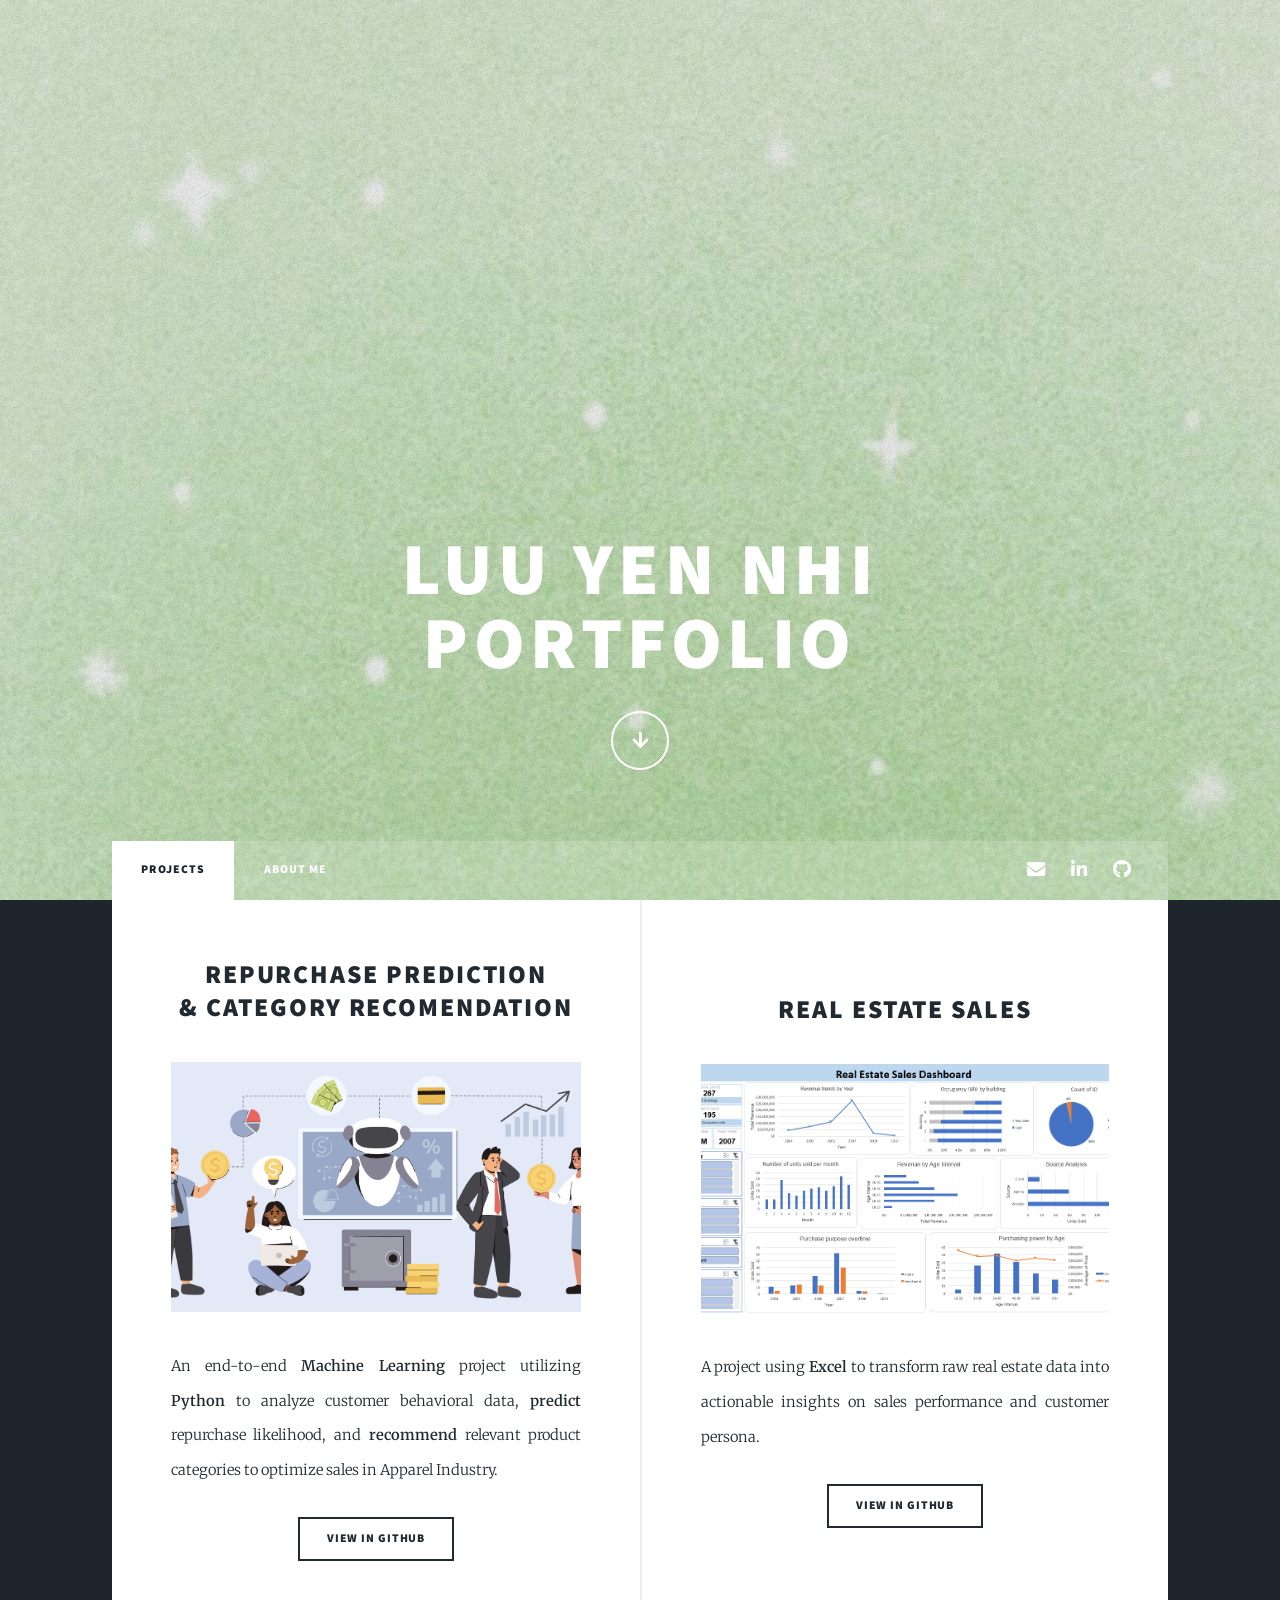
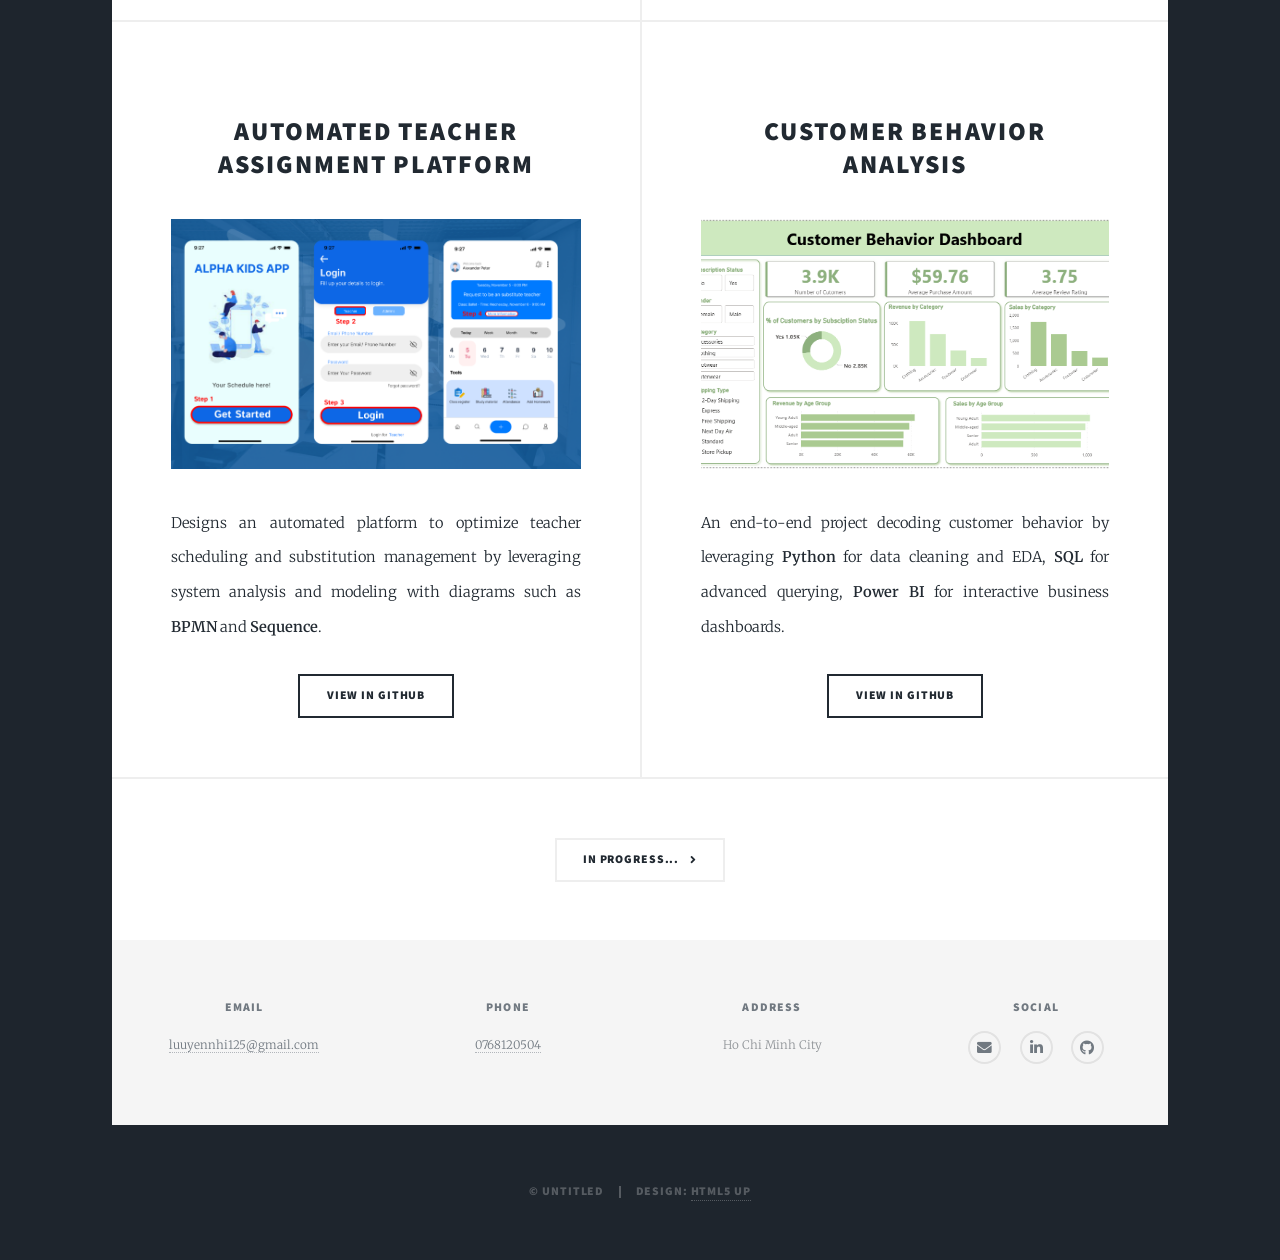
<file: index.html>
<!DOCTYPE HTML>

<html>
	<head>
		<title>Luu Yen Nhi Portfolio</title>
		<meta charset="utf-8" />
		<meta name="viewport" content="width=device-width, initial-scale=1, user-scalable=no" />
		<link rel="stylesheet" href="assets/css/main.css" />
		<noscript><link rel="stylesheet" href="assets/css/noscript.css" /></noscript>
	</head>
	<body class="is-preload">

		<!-- Wrapper -->
			<div id="wrapper" class="fade-in">

				<!-- Intro -->
					<div id="intro">
						<h1>Luu Yen Nhi<br />
						Portfolio</h1>
					
						<ul class="actions">
							<li><a href="#header" class="button icon solid solo fa-arrow-down scrolly">Continue</a></li>
						</ul>
					</div>

				<!-- Header -->
					<header id="header">
						<a href="index.html" class="logo">Luu Yen Nhi</a>
					</header>

				<!-- Nav -->
					<nav id="nav">
						<ul class="links">
							<li class="active"><a href="index.html">Projects</a></li>
							<li><a href="aboutme.html">About me</a></li>
						</ul>
						<ul class="icons">
							<li><a href="mailto:luuyennhi125@gmail.com" class="icon solid fa-envelope" target="_blank"><span class="label">Email</span></a></li>
							<li><a href="https://www.linkedin.com/in/y%E1%BA%BFn-nhi-l%C6%B0u-a24109256/" class="icon brands fa-linkedin-in" target="_blank"><span class="label">LinkedIn</span></a></li>
							<li><a href="https://github.com/NhiLY120504" class="icon brands fa-github" target="_blank" rel="noopener noreferrer"><span class="label">GitHub</span></a></li>
						</ul>
					</nav>

				<!-- Main -->
					<div id="main">

						<!-- Posts -->
							<section class="posts">
								<article>
									<header>
										<h2>Repurchase Prediction<br />
										& Category Recomendation</h2>
									</header>
									<a class="image fit"><img src="images/theme_pro1.png" alt="" /></a>
									<p>An end-to-end <strong>Machine Learning</strong> project utilizing <strong>Python</strong> to analyze customer behavioral data, <strong>predict </strong> repurchase likelihood, and <strong>recommend</strong> relevant product categories to optimize sales in Apparel Industry.</p>
									<ul class="actions special">
										<li><a href="https://github.com/NhiLY120504/RepurchasePrediction-CategoryRecommendation_ML" class="button" target="_blank" rel="noopener noreferrer">View in Github</a></li>
									</ul>
								</article>
								<article>
									<header>
										<br />
										<h2>Real estate sales<br />
										</h2>
									</header>
									<a class="image fit"><img src="images/theme_pro2.png" alt="" /></a>
									<p>A project using <strong>Excel</strong> to transform raw real estate data into actionable insights on sales performance and customer persona.</p>
									<ul class="actions special">
										<li><a href="https://github.com/NhiLY120504/Excel_Real-estate-sales" class="button" target="_blank" rel="noopener noreferrer">View in Github</a></li>
									</ul>
								</article>
								<article>
									<header>
										<br />
										<h2>Automated Teacher Assignment Platform<br />
										</h2>
									</header>
									<a class="image fit"><img src="images/theme_pro3.png" alt="" /></a>
									<p>Designs an automated platform to optimize teacher scheduling and substitution management by leveraging system analysis and modeling with diagrams such as <strong>BPMN</strong> and <strong>Sequence</strong>.</p>
									<ul class="actions special">
										<li><a href="https://github.com/NhiLY120504/BA_Automated-Teacher-Assignment-Platform" class="button" target="_blank" rel="noopener noreferrer">View in Github</a></li>
									</ul>
								</article>
								<article>
									<header>
										<br />
										<h2>Customer Behavior Analysis<br />
										</h2>
									</header>
									<a class="image fit"><img src="images/theme_pro4.png" alt="" /></a>
									<p>An end-to-end project decoding customer behavior by leveraging <strong>Python</strong> for data cleaning and EDA, <strong>SQL</strong> for advanced querying, <strong>Power BI</strong> for interactive business dashboards.</p>
									<ul class="actions special">
										<li><a href="https://github.com/NhiLY120504/Python-SQL-PowerBI_Customer-behavior-analysis" class="button" target="_blank" rel="noopener noreferrer">View in Github</a></li>
									</ul>
								</article>
								
							</section>

						<!-- Footer -->
							<footer>
                                <div class="pagination">
                                    <a class="next">In progress...</a>
                                </div>
                            </footer>

					</div>

				<!-- Footer -->
					<footer id="footer" class="custom-footer">
						<div class="footer-container">
							<!-- Email -->
							<section class="footer-item">
								<h3>Email</h3>
								<p><a href="mailto:luuyennhi125@gmail.com">luuyennhi125@gmail.com</a></p>
							</section>
							
							<!-- Phone -->
							<section class="footer-item">
								<h3>Phone</h3>
								<p><a href="tel:0768120504">0768120504</a></p>
							</section>

							<!-- Address -->
							<section class="footer-item">
								<h3>Address</h3>
								<p>Ho Chi Minh City</p>                             
							</section>
							
							<!-- Social -->
							<section class="footer-item">
								<h3>Social</h3>
								<ul class="icons alt custom-icons">
									<li><a href="mailto:luuyennhi125@gmail.com" class="icon solid fa-envelope" target="_blank"><span class="label">Email</span></a></li>
									<li><a href="https://www.linkedin.com/in/y%E1%BA%BFn-nhi-l%C6%B0u-a24109256/" class="icon brands fa-linkedin-in" target="_blank"><span class="label">LinkedIn</span></a></li>
									<li><a href="https://github.com/NhiLY120504" class="icon brands fa-github" target="_blank" rel="noopener noreferrer"><span class="label">GitHub</span></a></li>
								</ul>
							</section>
						</div>
					</footer>

				<!-- Copyright -->
					<div id="copyright">
						<ul><li>&copy; Untitled</li><li>Design: <a href="https://html5up.net">HTML5 UP</a></li></ul>
					</div>

			</div>

		<!-- Scripts -->
			<script src="assets/js/jquery.min.js"></script>
			<script src="assets/js/jquery.scrollex.min.js"></script>
			<script src="assets/js/jquery.scrolly.min.js"></script>
			<script src="assets/js/browser.min.js"></script>
			<script src="assets/js/breakpoints.min.js"></script>
			<script src="assets/js/util.js"></script>
			<script src="assets/js/main.js"></script>

	</body>
</html>
</file>
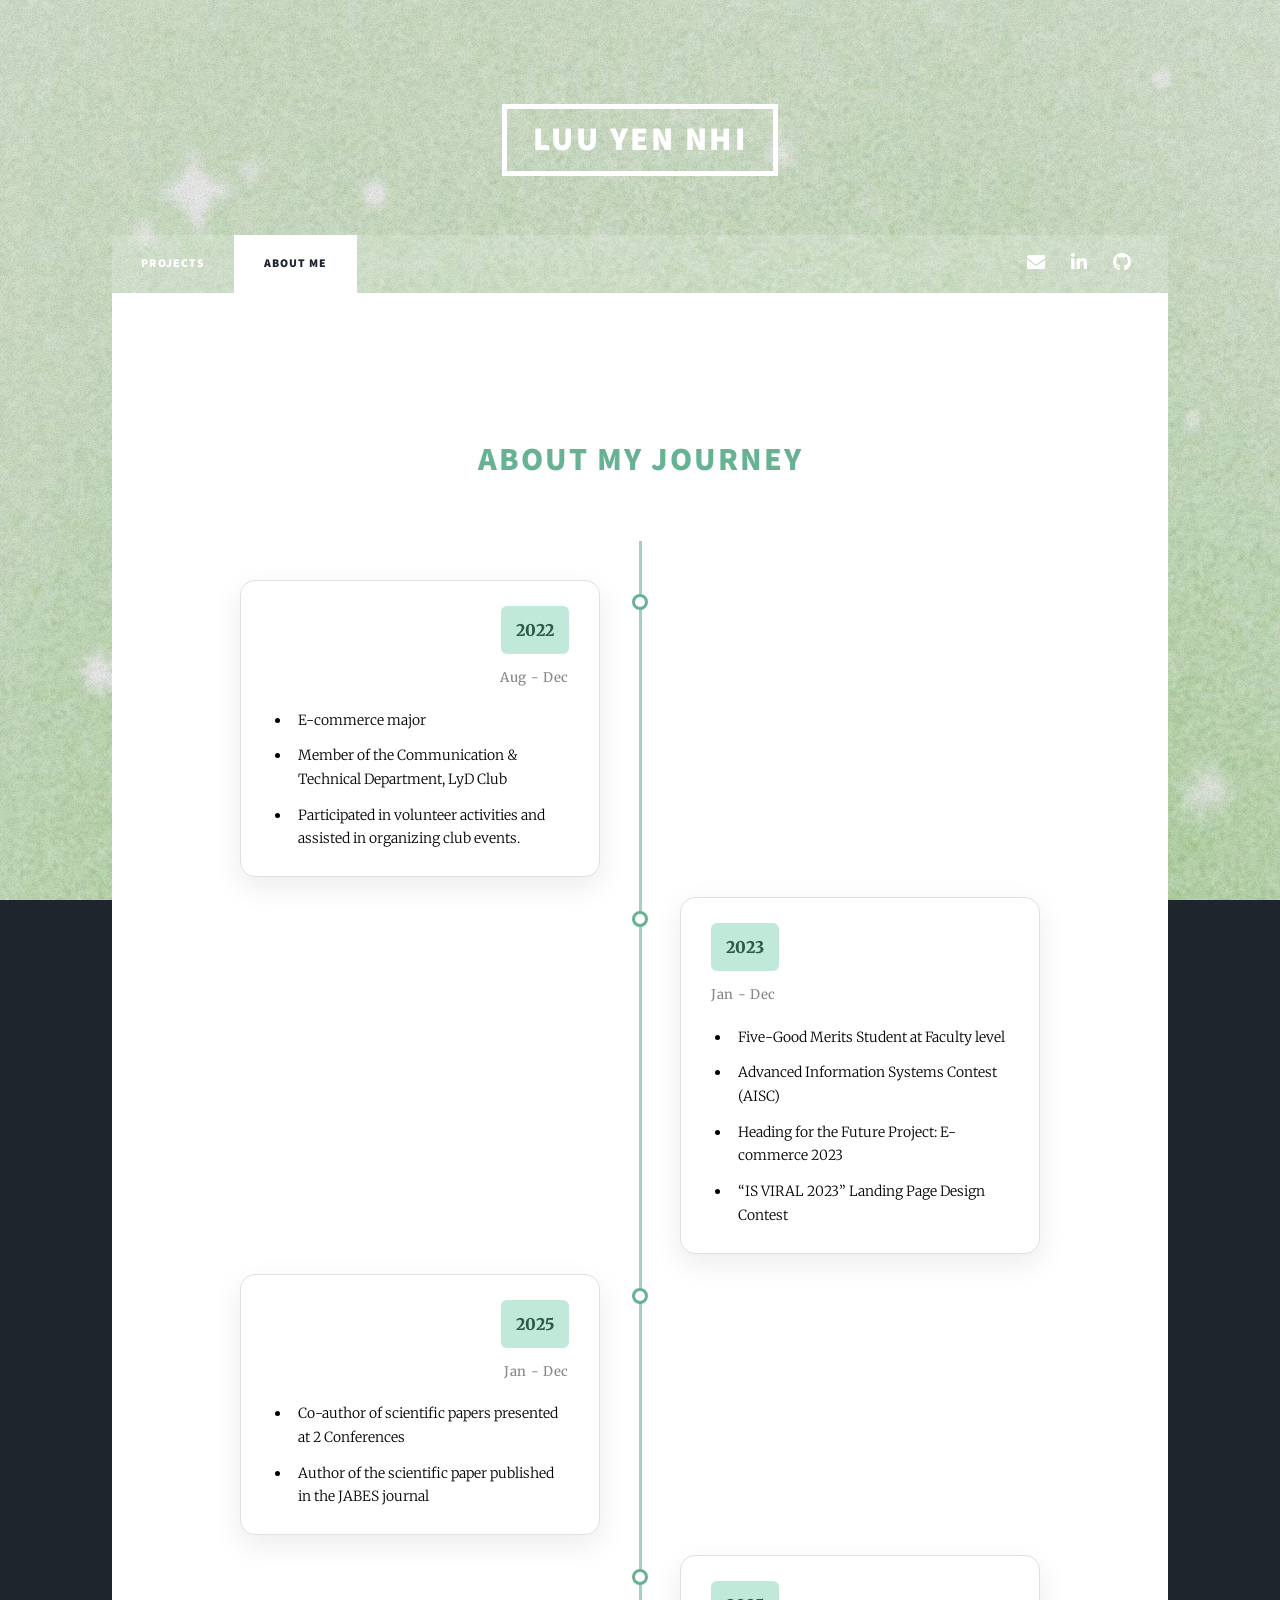
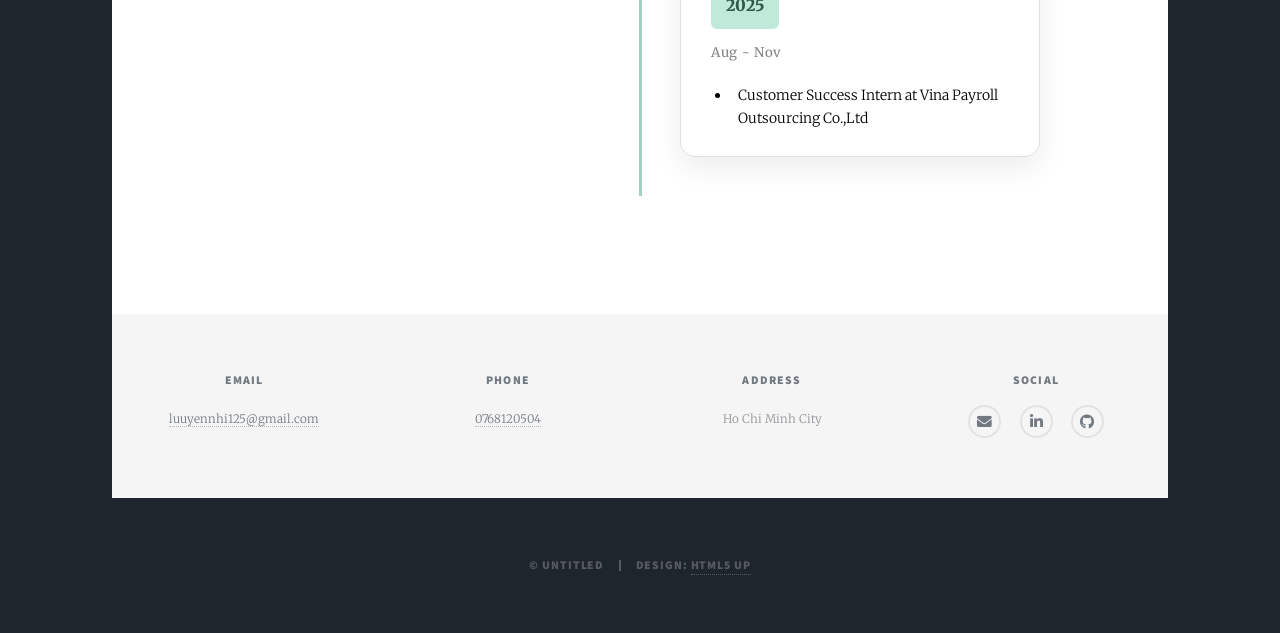
<file: aboutme.html>
<!DOCTYPE HTML>
<!--
	Massively by HTML5 UP
	html5up.net | @ajlkn
	Free for personal and commercial use under the CCA 3.0 license (html5up.net/license)
-->
<html>
	<head>
		<title>About me - Luu Yen Nhi</title>
		<meta charset="utf-8" />
		<meta name="viewport" content="width=device-width, initial-scale=1, user-scalable=no" />
		<link rel="stylesheet" href="assets/css/main.css" />
		<noscript><link rel="stylesheet" href="assets/css/noscript.css" /></noscript>
	</head>
	<body class="is-preload">

		<!-- Wrapper -->
			<div id="wrapper">

				<!-- Header -->
					<header id="header">
						<a href="index.html" class="logo">Luu Yen Nhi</a>
					</header>

				<!-- Nav -->
					<nav id="nav">
						<ul class="links">
							<li><a href="index.html">Projects</a></li>
							<li class="active"><a href="aboutme.html">About me</a></li>					
						</ul>
						<ul class="icons">
							<li><a href="mailto:luuyennhi125@gmail.com" class="icon solid fa-envelope" target="_blank"><span class="label">Email</span></a></li>
							<li><a href="https://www.linkedin.com/in/y%E1%BA%BFn-nhi-l%C6%B0u-a24109256/" class="icon brands fa-linkedin-in" target="_blank"><span class="label">LinkedIn</span></a></li>
							<li><a href="https://github.com/NhiLY120504" class="icon brands fa-github" target="_blank" rel="noopener noreferrer"><span class="label">GitHub</span></a></li>
						</ul>
					</nav>

				<!-- Main -->
					<div id="main">
						<style>
							:root {
								--mint-primary: #c1e9d9;
								--mint-dark: #68b294;
								--text-main: #000000;
								--text-muted: #888888;
								--soft-shadow: 0 10px 30px rgba(0, 0, 0, 0.08);
								--border-light: #e0e0e0;
							}

							.post { border-top: none !important; }

							#main {
								background-color: #ffffff !important;
								padding: 4em 2em;
							}

							.timeline-header {
								text-align: center;
								margin-bottom: 4em;
							}

							.timeline-header h2 {
								color: var(--mint-dark);
								font-size: 2.2em;
								text-transform: uppercase;
								letter-spacing: 2px;
								font-weight: 800;
							}

							.timeline-container {
								position: relative;
								max-width: 900px;
								margin: 0 auto;
								padding: 2em 0;
							}

							/* Đường kẻ dọc trung tâm */
							.timeline-container::after {
								content: '';
								position: absolute;
								width: 3px;
								background-color: var(--mint-dark);
								top: 0;
								bottom: 0;
								left: 50%;
								margin-left: -1.5px;
								opacity: 0.6;
							}

							.timeline-item {
								padding: 10px 40px;
								position: relative;
								width: 50%;
								box-sizing: border-box;
							}

							/* Nút tròn mốc thời gian */
							.timeline-item::after {
								content: '';
								position: absolute;
								width: 16px;
								height: 16px;
								right: -8px;
								background-color: #ffffff;
								border: 3px solid var(--mint-dark);
								top: 24px;
								border-radius: 50%;
								z-index: 1;
							}

							.left { left: 0; text-align: right; }
							.right { left: 50%; text-align: left; }

							.right::after { left: -8px; }

							/* Khung nội dung: Nền trắng, Không border, Đổ bóng nổi bật */
							.content {
								padding: 25px 30px;
								background-color: #ffffff;
								border: none; /* Bỏ hoàn toàn border */
								border-radius: 15px; /* Bo góc tròn trịa hơn cho hiện đại */
								display: inline-block;
								width: 100%;
								border: 1px solid var(--border-light);
								box-shadow: var(--soft-shadow); /* Hiệu ứng đổ bóng làm nổi khối */
								transition: transform 0.3s ease;
							}

							/* Hiệu ứng nhẹ khi rà chuột qua */
							.content:hover {
								transform: translateY(-5px);
							}

							.year-badge {
								display: inline-block;
								background-color: var(--mint-primary);
								color: #2d5a47;
								padding: 5px 15px;
								border-radius: 6px;
								font-weight: 800;
								font-size: 1.1em;
								margin-bottom: 8px;
							}

							.month-text {
								display: block;
								color: var(--text-muted);
								font-size: 0.9em;
								font-weight: 500;
								margin-bottom: 15px;
								letter-spacing: 0.05em;
							}

							/* Danh sách nội dung */
							.content ul {
								list-style: disc;
								margin: 0;
								padding-left: 20px;
								text-align: left;
							}

							.content ul li {
								color: var(--text-main);
								font-size: 0.95em;
								line-height: 1.7;
								margin-bottom: 12px;
							}

							.content ul li:last-child {
								margin-bottom: 0;
							}

							/* Responsive cho thiết bị di động */
							@media screen and (max-width: 736px) {
								.timeline-container::after { left: 31px; }
								.timeline-item { width: 100%; padding-left: 70px; padding-right: 20px; text-align: left; }
								.timeline-item::after { left: 23px; }
								.right { left: 0%; }
								.timeline-header h2 { font-size: 1.8em; }
							}
						</style>

						<section class="post">
							<header class="timeline-header">
								<h2>About My Journey</h2>
							</header>

							<div class="timeline-container">
								
								<!-- 2022 -->
								<div class="timeline-item left">
									<div class="content">
										<span class="year-badge">2022</span>
										<span class="month-text">Aug - Dec</span>
										<ul>
											<li>E-commerce major</li>
											<li>Member of the Communication & Technical Department, LyD Club</li>
											<li>Participated in volunteer activities and assisted in organizing club events.</li>
										</ul>
									</div>
								</div>

								<!-- 2023 -->
								<div class="timeline-item right">
									<div class="content">
										<span class="year-badge">2023</span>
										<span class="month-text">Jan - Dec</span>
										<ul>
											<li>Five-Good Merits Student at Faculty level</li>
											<li>Advanced Information Systems Contest (AISC)</li>
											<li>Heading for the Future Project: E-commerce 2023</li>
											<li>“IS VIRAL 2023” Landing Page Design Contest</li>
										</ul>
									</div>
								</div>

								<!-- 2025 -->
								<div class="timeline-item left">
									<div class="content">
										<span class="year-badge">2025</span>
										<span class="month-text">Jan - Dec</span>
										<ul>
											<li>Co-author of scientific papers presented at 2 Conferences</li>
											<li>Author of the scientific paper published in the JABES journal</li>
										</ul>
									</div>
								</div>

								<div class="timeline-item right">
									<div class="content">
										<span class="year-badge">2025</span>
										<span class="month-text">Aug - Nov</span>
										<ul>
											<li>Customer Success Intern at Vina Payroll Outsourcing Co.,Ltd</li>
										</ul>
									</div>
								</div>

							</div>
						</section>
					</div>
				<!-- Footer -->
					<footer id="footer" class="custom-footer">
						<div class="footer-container">
							<!-- Email -->
							<section class="footer-item">
								<h3>Email</h3>
								<p><a href="mailto:luuyennhi125@gmail.com">luuyennhi125@gmail.com</a></p>
							</section>
							
							<!-- Phone -->
							<section class="footer-item">
								<h3>Phone</h3>
								<p><a href="tel:0768120504">0768120504</a></p>
							</section>

							<!-- Address -->
							<section class="footer-item">
								<h3>Address</h3>
								<p>Ho Chi Minh City</p>                             
							</section>
							
							<!-- Social -->
							<section class="footer-item">
								<h3>Social</h3>
								<ul class="icons alt custom-icons">
									<li><a href="mailto:luuyennhi125@gmail.com" class="icon solid fa-envelope" target="_blank"><span class="label">Email</span></a></li>
									<li><a href="https://www.linkedin.com/in/y%E1%BA%BFn-nhi-l%C6%B0u-a24109256/" class="icon brands fa-linkedin-in" target="_blank"><span class="label">LinkedIn</span></a></li>
									<li><a href="https://github.com/NhiLY120504" class="icon brands fa-github" target="_blank" rel="noopener noreferrer"><span class="label">GitHub</span></a></li>
								</ul>
							</section>
						</div>
					</footer>

				<!-- Copyright -->
					<div id="copyright">
						<ul><li>&copy; Untitled</li><li>Design: <a href="https://html5up.net">HTML5 UP</a></li></ul>
					</div>

			</div>

		<!-- Scripts -->
			<script src="assets/js/jquery.min.js"></script>
			<script src="assets/js/jquery.scrollex.min.js"></script>
			<script src="assets/js/jquery.scrolly.min.js"></script>
			<script src="assets/js/browser.min.js"></script>
			<script src="assets/js/breakpoints.min.js"></script>
			<script src="assets/js/util.js"></script>
			<script src="assets/js/main.js"></script>

	</body>
</html>
</file>
<file: assets/css/main.css>
@import url(fontawesome-all.min.css);
@import url("https://fonts.googleapis.com/css?family=Merriweather:300,700,300italic,700italic|Source+Sans+Pro:900");

/*
	Massively by HTML5 UP
	html5up.net | @ajlkn
	Free for personal and commercial use under the CCA 3.0 license (html5up.net/license)
*/

html, body, div, span, applet, object,
iframe, h1, h2, h3, h4, h5, h6, p, blockquote,
pre, a, abbr, acronym, address, big, cite,
code, del, dfn, em, img, ins, kbd, q, s, samp,
small, strike, strong, sub, sup, tt, var, b,
u, i, center, dl, dt, dd, ol, ul, li, fieldset,
form, label, legend, table, caption, tbody,
tfoot, thead, tr, th, td, article, aside,
canvas, details, embed, figure, figcaption,
footer, header, hgroup, menu, nav, output, ruby,
section, summary, time, mark, audio, video {
	margin: 0;
	padding: 0;
	border: 0;
	font-size: 100%;
	font: inherit;
	vertical-align: baseline;}

article, aside, details, figcaption, figure,
footer, header, hgroup, menu, nav, section {
	display: block;}

body {
	line-height: 1;
}

ol, ul {
	list-style: none;
}

blockquote, q {
	quotes: none;
}

	blockquote:before, blockquote:after, q:before, q:after {
		content: '';
		content: none;
	}

table {
	border-collapse: collapse;
	border-spacing: 0;
}

body {
	-webkit-text-size-adjust: none;
}

mark {
	background-color: transparent;
	color: inherit;
}

input::-moz-focus-inner {
	border: 0;
	padding: 0;
}

input, select, textarea {
	-moz-appearance: none;
	-webkit-appearance: none;
	-ms-appearance: none;
	appearance: none;
}

/* Basic */

	@-ms-viewport {
		width: device-width;
	}

	body {
		-ms-overflow-style: scrollbar;
	}

	@media screen and (max-width: 480px) {

		html, body {
			min-width: 320px;
		}

	}

	html {
		box-sizing: border-box;
	}

	*, *:before, *:after {
		box-sizing: inherit;
	}

	body {
		background-color: #1e252d;
	}

		body.is-preload *, body.is-preload *:before, body.is-preload *:after {
			-moz-animation: none !important;
			-webkit-animation: none !important;
			-ms-animation: none !important;
			animation: none !important;
			-moz-transition: none !important;
			-webkit-transition: none !important;
			-ms-transition: none !important;
			transition: none !important;
		}

/* Type */

	html {
		font-size: 16pt;
	}

		@media screen and (max-width: 1680px) {

			html {
				font-size: 12pt;
			}

		}

		@media screen and (max-width: 1280px) {

			html {
				font-size: 11pt;
			}

		}

		@media screen and (max-width: 360px) {

			html {
				font-size: 10pt;
			}

		}

	body {
		color: #212931;
	}

	body, input, select, textarea {
		font-family: "Merriweather", Georgia, serif;
		font-weight: 300;
		font-size: 1rem;
		line-height: 2.375;
	}

	a {
		-moz-transition: color 0.2s ease-in-out, background-color 0.2s ease-in-out, border-color 0.2s ease-in-out, box-shadow 0.2s ease-in-out;
		-webkit-transition: color 0.2s ease-in-out, background-color 0.2s ease-in-out, border-color 0.2s ease-in-out, box-shadow 0.2s ease-in-out;
		-ms-transition: color 0.2s ease-in-out, background-color 0.2s ease-in-out, border-color 0.2s ease-in-out, box-shadow 0.2s ease-in-out;
		transition: color 0.2s ease-in-out, background-color 0.2s ease-in-out, border-color 0.2s ease-in-out, box-shadow 0.2s ease-in-out;
		border-bottom: dotted 1px;
		text-decoration: none;
	}

		a:hover {
			border-bottom-color: transparent;
		}

	strong, b {
		font-weight: 600;
	}

	em, i {
		font-style: italic;
	}

	p {
		text-align: justify;
		margin: 0 0 2rem 0;
	}

	h1, h2, h3, h4, h5, h6 {
		font-family: "Source Sans Pro", Helvetica, sans-serif;
		font-weight: 900;
		line-height: 1.5;
		letter-spacing: 0.075em;
		text-transform: uppercase;
		margin: 0 0 1rem 0;
	}

		h1 a, h2 a, h3 a, h4 a, h5 a, h6 a {
			border-bottom: 0;
			color: inherit;
			text-decoration: none;
		}

	h1 {
		font-size: 4rem;
		line-height: 1.1;
		margin: 0 0 2rem 0;
	}

	h2 {
		font-size: 1.75rem;
		line-height: 1.3;
		margin: 0 0 1.5rem 0;
	}

	h3 {
		font-size: 1.25rem;
		margin: 0 0 1.5rem 0;
	}

	h4 {
		font-size: 1rem;
	}

	h5 {
		font-size: 0.9rem;
	}

	h6 {
		font-size: 0.8rem;
	}

	sub {
		font-size: 0.8rem;
		position: relative;
		top: 0.5rem;
	}

	sup {
		font-size: 0.8rem;
		position: relative;
		top: -0.5rem;
	}

	blockquote {
		border-left: solid 4px;
		font-style: italic;
		margin: 0 0 2rem 0;
		padding: 0.5rem 0 0.5rem 2rem;
	}

	code {
		border: solid 2px;
		font-family: "Courier New", monospace;
		font-size: 0.9rem;
		margin: 0 0.25rem;
		padding: 0.25rem 0.65rem;
	}

	pre {
		-webkit-overflow-scrolling: touch;
		font-family: "Courier New", monospace;
		font-size: 0.9rem;
		margin: 0 0 2rem 0;
	}

		pre code {
			display: block;
			line-height: 1.75;
			padding: 1rem 1.5rem;
			overflow-x: auto;
		}

	hr {
		border: 0;
		border-bottom: solid 2px;
		margin: 3rem 0;
	}

		hr.major {
			margin: 5rem 0;
		}

	.align-left {
		text-align: left;
	}

	.align-center {
		text-align: center;
	}

	.align-right {
		text-align: right;
	}

	input, select, textarea {
		color: #212931;
	}

	a {
		color: #212931;
		border-bottom-color: rgba(33, 41, 49, 0.5);
	}

		a:hover {
			border-bottom-color: transparent;
			color: #18bfef !important;
		}

	strong, b {
		color: #212931;
	}

	h1, h2, h3, h4, h5, h6 {
		color: #212931;
	}

	blockquote {
		border-left-color: #eeeeee;
	}

	code {
		background: rgba(220, 220, 220, 0.25);
		border-color: #eeeeee;
	}

	hr {
		border-bottom-color: #eeeeee;
	}

/* Row */

	.row {
		display: flex;
		flex-wrap: wrap;
		box-sizing: border-box;
		align-items: stretch;
	}

		.row > * {
			box-sizing: border-box;
		}

		.row.gtr-uniform > * > :last-child {
			margin-bottom: 0;
		}

		.row.aln-left {
			justify-content: flex-start;
		}

		.row.aln-center {
			justify-content: center;
		}

		.row.aln-right {
			justify-content: flex-end;
		}

		.row.aln-top {
			align-items: flex-start;
		}

		.row.aln-middle {
			align-items: center;
		}

		.row.aln-bottom {
			align-items: flex-end;
		}

		.row > .imp {
			order: -1;
		}

		.row > .col-1 {
			width: 8.33333%;
		}

		.row > .off-1 {
			margin-left: 8.33333%;
		}

		.row > .col-2 {
			width: 16.66667%;
		}

		.row > .off-2 {
			margin-left: 16.66667%;
		}

		.row > .col-3 {
			width: 25%;
		}

		.row > .off-3 {
			margin-left: 25%;
		}

		.row > .col-4 {
			width: 33.33333%;
		}

		.row > .off-4 {
			margin-left: 33.33333%;
		}

		.row > .col-5 {
			width: 41.66667%;
		}

		.row > .off-5 {
			margin-left: 41.66667%;
		}

		.row > .col-6 {
			width: 50%;
		}

		.row > .off-6 {
			margin-left: 50%;
		}

		.row > .col-7 {
			width: 58.33333%;
		}

		.row > .off-7 {
			margin-left: 58.33333%;
		}

		.row > .col-8 {
			width: 66.66667%;
		}

		.row > .off-8 {
			margin-left: 66.66667%;
		}

		.row > .col-9 {
			width: 75%;
		}

		.row > .off-9 {
			margin-left: 75%;
		}

		.row > .col-10 {
			width: 83.33333%;
		}

		.row > .off-10 {
			margin-left: 83.33333%;
		}

		.row > .col-11 {
			width: 91.66667%;
		}

		.row > .off-11 {
			margin-left: 91.66667%;
		}

		.row > .col-12 {
			width: 100%;
		}

		.row > .off-12 {
			margin-left: 100%;
		}

		.row.gtr-0 {
			margin-top: 0;
			margin-left: 0rem;
		}

			.row.gtr-0 > * {
				padding: 0 0 0 0rem;
			}

			.row.gtr-0.gtr-uniform {
				margin-top: 0rem;
			}

				.row.gtr-0.gtr-uniform > * {
					padding-top: 0rem;
				}

		.row.gtr-25 {
			margin-top: 0;
			margin-left: -0.375rem;
		}

			.row.gtr-25 > * {
				padding: 0 0 0 0.375rem;
			}

			.row.gtr-25.gtr-uniform {
				margin-top: -0.375rem;
			}

				.row.gtr-25.gtr-uniform > * {
					padding-top: 0.375rem;
				}

		.row.gtr-50 {
			margin-top: 0;
			margin-left: -0.75rem;
		}

			.row.gtr-50 > * {
				padding: 0 0 0 0.75rem;
			}

			.row.gtr-50.gtr-uniform {
				margin-top: -0.75rem;
			}

				.row.gtr-50.gtr-uniform > * {
					padding-top: 0.75rem;
				}

		.row {
			margin-top: 0;
			margin-left: -1.5rem;
		}

			.row > * {
				padding: 0 0 0 1.5rem;
			}

			.row.gtr-uniform {
				margin-top: -1.5rem;
			}

				.row.gtr-uniform > * {
					padding-top: 1.5rem;
				}

		.row.gtr-150 {
			margin-top: 0;
			margin-left: -2.25rem;
		}

			.row.gtr-150 > * {
				padding: 0 0 0 2.25rem;
			}

			.row.gtr-150.gtr-uniform {
				margin-top: -2.25rem;
			}

				.row.gtr-150.gtr-uniform > * {
					padding-top: 2.25rem;
				}

		.row.gtr-200 {
			margin-top: 0;
			margin-left: -3rem;
		}

			.row.gtr-200 > * {
				padding: 0 0 0 3rem;
			}

			.row.gtr-200.gtr-uniform {
				margin-top: -3rem;
			}

				.row.gtr-200.gtr-uniform > * {
					padding-top: 3rem;
				}

		@media screen and (max-width: 1680px) {

			.row {
				display: flex;
				flex-wrap: wrap;
				box-sizing: border-box;
				align-items: stretch;
			}

				.row > * {
					box-sizing: border-box;
				}

				.row.gtr-uniform > * > :last-child {
					margin-bottom: 0;
				}

				.row.aln-left {
					justify-content: flex-start;
				}

				.row.aln-center {
					justify-content: center;
				}

				.row.aln-right {
					justify-content: flex-end;
				}

				.row.aln-top {
					align-items: flex-start;
				}

				.row.aln-middle {
					align-items: center;
				}

				.row.aln-bottom {
					align-items: flex-end;
				}

				.row > .imp-xlarge {
					order: -1;
				}

				.row > .col-1-xlarge {
					width: 8.33333%;
				}

				.row > .off-1-xlarge {
					margin-left: 8.33333%;
				}

				.row > .col-2-xlarge {
					width: 16.66667%;
				}

				.row > .off-2-xlarge {
					margin-left: 16.66667%;
				}

				.row > .col-3-xlarge {
					width: 25%;
				}

				.row > .off-3-xlarge {
					margin-left: 25%;
				}

				.row > .col-4-xlarge {
					width: 33.33333%;
				}

				.row > .off-4-xlarge {
					margin-left: 33.33333%;
				}

				.row > .col-5-xlarge {
					width: 41.66667%;
				}

				.row > .off-5-xlarge {
					margin-left: 41.66667%;
				}

				.row > .col-6-xlarge {
					width: 50%;
				}

				.row > .off-6-xlarge {
					margin-left: 50%;
				}

				.row > .col-7-xlarge {
					width: 58.33333%;
				}

				.row > .off-7-xlarge {
					margin-left: 58.33333%;
				}

				.row > .col-8-xlarge {
					width: 66.66667%;
				}

				.row > .off-8-xlarge {
					margin-left: 66.66667%;
				}

				.row > .col-9-xlarge {
					width: 75%;
				}

				.row > .off-9-xlarge {
					margin-left: 75%;
				}

				.row > .col-10-xlarge {
					width: 83.33333%;
				}

				.row > .off-10-xlarge {
					margin-left: 83.33333%;
				}

				.row > .col-11-xlarge {
					width: 91.66667%;
				}

				.row > .off-11-xlarge {
					margin-left: 91.66667%;
				}

				.row > .col-12-xlarge {
					width: 100%;
				}

				.row > .off-12-xlarge {
					margin-left: 100%;
				}

				.row.gtr-0 {
					margin-top: 0;
					margin-left: 0rem;
				}

					.row.gtr-0 > * {
						padding: 0 0 0 0rem;
					}

					.row.gtr-0.gtr-uniform {
						margin-top: 0rem;
					}

						.row.gtr-0.gtr-uniform > * {
							padding-top: 0rem;
						}

				.row.gtr-25 {
					margin-top: 0;
					margin-left: -0.375rem;
				}

					.row.gtr-25 > * {
						padding: 0 0 0 0.375rem;
					}

					.row.gtr-25.gtr-uniform {
						margin-top: -0.375rem;
					}

						.row.gtr-25.gtr-uniform > * {
							padding-top: 0.375rem;
						}

				.row.gtr-50 {
					margin-top: 0;
					margin-left: -0.75rem;
				}

					.row.gtr-50 > * {
						padding: 0 0 0 0.75rem;
					}

					.row.gtr-50.gtr-uniform {
						margin-top: -0.75rem;
					}

						.row.gtr-50.gtr-uniform > * {
							padding-top: 0.75rem;
						}

				.row {
					margin-top: 0;
					margin-left: -1.5rem;
				}

					.row > * {
						padding: 0 0 0 1.5rem;
					}

					.row.gtr-uniform {
						margin-top: -1.5rem;
					}

						.row.gtr-uniform > * {
							padding-top: 1.5rem;
						}

				.row.gtr-150 {
					margin-top: 0;
					margin-left: -2.25rem;
				}

					.row.gtr-150 > * {
						padding: 0 0 0 2.25rem;
					}

					.row.gtr-150.gtr-uniform {
						margin-top: -2.25rem;
					}

						.row.gtr-150.gtr-uniform > * {
							padding-top: 2.25rem;
						}

				.row.gtr-200 {
					margin-top: 0;
					margin-left: -3rem;
				}

					.row.gtr-200 > * {
						padding: 0 0 0 3rem;
					}

					.row.gtr-200.gtr-uniform {
						margin-top: -3rem;
					}

						.row.gtr-200.gtr-uniform > * {
							padding-top: 3rem;
						}

		}

		@media screen and (max-width: 1280px) {

			.row {
				display: flex;
				flex-wrap: wrap;
				box-sizing: border-box;
				align-items: stretch;
			}

				.row > * {
					box-sizing: border-box;
				}

				.row.gtr-uniform > * > :last-child {
					margin-bottom: 0;
				}

				.row.aln-left {
					justify-content: flex-start;
				}

				.row.aln-center {
					justify-content: center;
				}

				.row.aln-right {
					justify-content: flex-end;
				}

				.row.aln-top {
					align-items: flex-start;
				}

				.row.aln-middle {
					align-items: center;
				}

				.row.aln-bottom {
					align-items: flex-end;
				}

				.row > .imp-large {
					order: -1;
				}

				.row > .col-1-large {
					width: 8.33333%;
				}

				.row > .off-1-large {
					margin-left: 8.33333%;
				}

				.row > .col-2-large {
					width: 16.66667%;
				}

				.row > .off-2-large {
					margin-left: 16.66667%;
				}

				.row > .col-3-large {
					width: 25%;
				}

				.row > .off-3-large {
					margin-left: 25%;
				}

				.row > .col-4-large {
					width: 33.33333%;
				}

				.row > .off-4-large {
					margin-left: 33.33333%;
				}

				.row > .col-5-large {
					width: 41.66667%;
				}

				.row > .off-5-large {
					margin-left: 41.66667%;
				}

				.row > .col-6-large {
					width: 50%;
				}

				.row > .off-6-large {
					margin-left: 50%;
				}

				.row > .col-7-large {
					width: 58.33333%;
				}

				.row > .off-7-large {
					margin-left: 58.33333%;
				}

				.row > .col-8-large {
					width: 66.66667%;
				}

				.row > .off-8-large {
					margin-left: 66.66667%;
				}

				.row > .col-9-large {
					width: 75%;
				}

				.row > .off-9-large {
					margin-left: 75%;
				}

				.row > .col-10-large {
					width: 83.33333%;
				}

				.row > .off-10-large {
					margin-left: 83.33333%;
				}

				.row > .col-11-large {
					width: 91.66667%;
				}

				.row > .off-11-large {
					margin-left: 91.66667%;
				}

				.row > .col-12-large {
					width: 100%;
				}

				.row > .off-12-large {
					margin-left: 100%;
				}

				.row.gtr-0 {
					margin-top: 0;
					margin-left: 0rem;
				}

					.row.gtr-0 > * {
						padding: 0 0 0 0rem;
					}

					.row.gtr-0.gtr-uniform {
						margin-top: 0rem;
					}

						.row.gtr-0.gtr-uniform > * {
							padding-top: 0rem;
						}

				.row.gtr-25 {
					margin-top: 0;
					margin-left: -0.375rem;
				}

					.row.gtr-25 > * {
						padding: 0 0 0 0.375rem;
					}

					.row.gtr-25.gtr-uniform {
						margin-top: -0.375rem;
					}

						.row.gtr-25.gtr-uniform > * {
							padding-top: 0.375rem;
						}

				.row.gtr-50 {
					margin-top: 0;
					margin-left: -0.75rem;
				}

					.row.gtr-50 > * {
						padding: 0 0 0 0.75rem;
					}

					.row.gtr-50.gtr-uniform {
						margin-top: -0.75rem;
					}

						.row.gtr-50.gtr-uniform > * {
							padding-top: 0.75rem;
						}

				.row {
					margin-top: 0;
					margin-left: -1.5rem;
				}

					.row > * {
						padding: 0 0 0 1.5rem;
					}

					.row.gtr-uniform {
						margin-top: -1.5rem;
					}

						.row.gtr-uniform > * {
							padding-top: 1.5rem;
						}

				.row.gtr-150 {
					margin-top: 0;
					margin-left: -2.25rem;
				}

					.row.gtr-150 > * {
						padding: 0 0 0 2.25rem;
					}

					.row.gtr-150.gtr-uniform {
						margin-top: -2.25rem;
					}

						.row.gtr-150.gtr-uniform > * {
							padding-top: 2.25rem;
						}

				.row.gtr-200 {
					margin-top: 0;
					margin-left: -3rem;
				}

					.row.gtr-200 > * {
						padding: 0 0 0 3rem;
					}

					.row.gtr-200.gtr-uniform {
						margin-top: -3rem;
					}

						.row.gtr-200.gtr-uniform > * {
							padding-top: 3rem;
						}

		}

		@media screen and (max-width: 980px) {

			.row {
				display: flex;
				flex-wrap: wrap;
				box-sizing: border-box;
				align-items: stretch;
			}

				.row > * {
					box-sizing: border-box;
				}

				.row.gtr-uniform > * > :last-child {
					margin-bottom: 0;
				}

				.row.aln-left {
					justify-content: flex-start;
				}

				.row.aln-center {
					justify-content: center;
				}

				.row.aln-right {
					justify-content: flex-end;
				}

				.row.aln-top {
					align-items: flex-start;
				}

				.row.aln-middle {
					align-items: center;
				}

				.row.aln-bottom {
					align-items: flex-end;
				}

				.row > .imp-medium {
					order: -1;
				}

				.row > .col-1-medium {
					width: 8.33333%;
				}

				.row > .off-1-medium {
					margin-left: 8.33333%;
				}

				.row > .col-2-medium {
					width: 16.66667%;
				}

				.row > .off-2-medium {
					margin-left: 16.66667%;
				}

				.row > .col-3-medium {
					width: 25%;
				}

				.row > .off-3-medium {
					margin-left: 25%;
				}

				.row > .col-4-medium {
					width: 33.33333%;
				}

				.row > .off-4-medium {
					margin-left: 33.33333%;
				}

				.row > .col-5-medium {
					width: 41.66667%;
				}

				.row > .off-5-medium {
					margin-left: 41.66667%;
				}

				.row > .col-6-medium {
					width: 50%;
				}

				.row > .off-6-medium {
					margin-left: 50%;
				}

				.row > .col-7-medium {
					width: 58.33333%;
				}

				.row > .off-7-medium {
					margin-left: 58.33333%;
				}

				.row > .col-8-medium {
					width: 66.66667%;
				}

				.row > .off-8-medium {
					margin-left: 66.66667%;
				}

				.row > .col-9-medium {
					width: 75%;
				}

				.row > .off-9-medium {
					margin-left: 75%;
				}

				.row > .col-10-medium {
					width: 83.33333%;
				}

				.row > .off-10-medium {
					margin-left: 83.33333%;
				}

				.row > .col-11-medium {
					width: 91.66667%;
				}

				.row > .off-11-medium {
					margin-left: 91.66667%;
				}

				.row > .col-12-medium {
					width: 100%;
				}

				.row > .off-12-medium {
					margin-left: 100%;
				}

				.row.gtr-0 {
					margin-top: 0;
					margin-left: 0rem;
				}

					.row.gtr-0 > * {
						padding: 0 0 0 0rem;
					}

					.row.gtr-0.gtr-uniform {
						margin-top: 0rem;
					}

						.row.gtr-0.gtr-uniform > * {
							padding-top: 0rem;
						}

				.row.gtr-25 {
					margin-top: 0;
					margin-left: -0.375rem;
				}

					.row.gtr-25 > * {
						padding: 0 0 0 0.375rem;
					}

					.row.gtr-25.gtr-uniform {
						margin-top: -0.375rem;
					}

						.row.gtr-25.gtr-uniform > * {
							padding-top: 0.375rem;
						}

				.row.gtr-50 {
					margin-top: 0;
					margin-left: -0.75rem;
				}

					.row.gtr-50 > * {
						padding: 0 0 0 0.75rem;
					}

					.row.gtr-50.gtr-uniform {
						margin-top: -0.75rem;
					}

						.row.gtr-50.gtr-uniform > * {
							padding-top: 0.75rem;
						}

				.row {
					margin-top: 0;
					margin-left: -1.5rem;
				}

					.row > * {
						padding: 0 0 0 1.5rem;
					}

					.row.gtr-uniform {
						margin-top: -1.5rem;
					}

						.row.gtr-uniform > * {
							padding-top: 1.5rem;
						}

				.row.gtr-150 {
					margin-top: 0;
					margin-left: -2.25rem;
				}

					.row.gtr-150 > * {
						padding: 0 0 0 2.25rem;
					}

					.row.gtr-150.gtr-uniform {
						margin-top: -2.25rem;
					}

						.row.gtr-150.gtr-uniform > * {
							padding-top: 2.25rem;
						}

				.row.gtr-200 {
					margin-top: 0;
					margin-left: -3rem;
				}

					.row.gtr-200 > * {
						padding: 0 0 0 3rem;
					}

					.row.gtr-200.gtr-uniform {
						margin-top: -3rem;
					}

						.row.gtr-200.gtr-uniform > * {
							padding-top: 3rem;
						}

		}

		@media screen and (max-width: 736px) {

			.row {
				display: flex;
				flex-wrap: wrap;
				box-sizing: border-box;
				align-items: stretch;
			}

				.row > * {
					box-sizing: border-box;
				}

				.row.gtr-uniform > * > :last-child {
					margin-bottom: 0;
				}

				.row.aln-left {
					justify-content: flex-start;
				}

				.row.aln-center {
					justify-content: center;
				}

				.row.aln-right {
					justify-content: flex-end;
				}

				.row.aln-top {
					align-items: flex-start;
				}

				.row.aln-middle {
					align-items: center;
				}

				.row.aln-bottom {
					align-items: flex-end;
				}

				.row > .imp-small {
					order: -1;
				}

				.row > .col-1-small {
					width: 8.33333%;
				}

				.row > .off-1-small {
					margin-left: 8.33333%;
				}

				.row > .col-2-small {
					width: 16.66667%;
				}

				.row > .off-2-small {
					margin-left: 16.66667%;
				}

				.row > .col-3-small {
					width: 25%;
				}

				.row > .off-3-small {
					margin-left: 25%;
				}

				.row > .col-4-small {
					width: 33.33333%;
				}

				.row > .off-4-small {
					margin-left: 33.33333%;
				}

				.row > .col-5-small {
					width: 41.66667%;
				}

				.row > .off-5-small {
					margin-left: 41.66667%;
				}

				.row > .col-6-small {
					width: 50%;
				}

				.row > .off-6-small {
					margin-left: 50%;
				}

				.row > .col-7-small {
					width: 58.33333%;
				}

				.row > .off-7-small {
					margin-left: 58.33333%;
				}

				.row > .col-8-small {
					width: 66.66667%;
				}

				.row > .off-8-small {
					margin-left: 66.66667%;
				}

				.row > .col-9-small {
					width: 75%;
				}

				.row > .off-9-small {
					margin-left: 75%;
				}

				.row > .col-10-small {
					width: 83.33333%;
				}

				.row > .off-10-small {
					margin-left: 83.33333%;
				}

				.row > .col-11-small {
					width: 91.66667%;
				}

				.row > .off-11-small {
					margin-left: 91.66667%;
				}

				.row > .col-12-small {
					width: 100%;
				}

				.row > .off-12-small {
					margin-left: 100%;
				}

				.row.gtr-0 {
					margin-top: 0;
					margin-left: 0rem;
				}

					.row.gtr-0 > * {
						padding: 0 0 0 0rem;
					}

					.row.gtr-0.gtr-uniform {
						margin-top: 0rem;
					}

						.row.gtr-0.gtr-uniform > * {
							padding-top: 0rem;
						}

				.row.gtr-25 {
					margin-top: 0;
					margin-left: -0.375rem;
				}

					.row.gtr-25 > * {
						padding: 0 0 0 0.375rem;
					}

					.row.gtr-25.gtr-uniform {
						margin-top: -0.375rem;
					}

						.row.gtr-25.gtr-uniform > * {
							padding-top: 0.375rem;
						}

				.row.gtr-50 {
					margin-top: 0;
					margin-left: -0.75rem;
				}

					.row.gtr-50 > * {
						padding: 0 0 0 0.75rem;
					}

					.row.gtr-50.gtr-uniform {
						margin-top: -0.75rem;
					}

						.row.gtr-50.gtr-uniform > * {
							padding-top: 0.75rem;
						}

				.row {
					margin-top: 0;
					margin-left: -1.5rem;
				}

					.row > * {
						padding: 0 0 0 1.5rem;
					}

					.row.gtr-uniform {
						margin-top: -1.5rem;
					}

						.row.gtr-uniform > * {
							padding-top: 1.5rem;
						}

				.row.gtr-150 {
					margin-top: 0;
					margin-left: -2.25rem;
				}

					.row.gtr-150 > * {
						padding: 0 0 0 2.25rem;
					}

					.row.gtr-150.gtr-uniform {
						margin-top: -2.25rem;
					}

						.row.gtr-150.gtr-uniform > * {
							padding-top: 2.25rem;
						}

				.row.gtr-200 {
					margin-top: 0;
					margin-left: -3rem;
				}

					.row.gtr-200 > * {
						padding: 0 0 0 3rem;
					}

					.row.gtr-200.gtr-uniform {
						margin-top: -3rem;
					}

						.row.gtr-200.gtr-uniform > * {
							padding-top: 3rem;
						}

		}

		@media screen and (max-width: 480px) {

			.row {
				display: flex;
				flex-wrap: wrap;
				box-sizing: border-box;
				align-items: stretch;
			}

				.row > * {
					box-sizing: border-box;
				}

				.row.gtr-uniform > * > :last-child {
					margin-bottom: 0;
				}

				.row.aln-left {
					justify-content: flex-start;
				}

				.row.aln-center {
					justify-content: center;
				}

				.row.aln-right {
					justify-content: flex-end;
				}

				.row.aln-top {
					align-items: flex-start;
				}

				.row.aln-middle {
					align-items: center;
				}

				.row.aln-bottom {
					align-items: flex-end;
				}

				.row > .imp-xsmall {
					order: -1;
				}

				.row > .col-1-xsmall {
					width: 8.33333%;
				}

				.row > .off-1-xsmall {
					margin-left: 8.33333%;
				}

				.row > .col-2-xsmall {
					width: 16.66667%;
				}

				.row > .off-2-xsmall {
					margin-left: 16.66667%;
				}

				.row > .col-3-xsmall {
					width: 25%;
				}

				.row > .off-3-xsmall {
					margin-left: 25%;
				}

				.row > .col-4-xsmall {
					width: 33.33333%;
				}

				.row > .off-4-xsmall {
					margin-left: 33.33333%;
				}

				.row > .col-5-xsmall {
					width: 41.66667%;
				}

				.row > .off-5-xsmall {
					margin-left: 41.66667%;
				}

				.row > .col-6-xsmall {
					width: 50%;
				}

				.row > .off-6-xsmall {
					margin-left: 50%;
				}

				.row > .col-7-xsmall {
					width: 58.33333%;
				}

				.row > .off-7-xsmall {
					margin-left: 58.33333%;
				}

				.row > .col-8-xsmall {
					width: 66.66667%;
				}

				.row > .off-8-xsmall {
					margin-left: 66.66667%;
				}

				.row > .col-9-xsmall {
					width: 75%;
				}

				.row > .off-9-xsmall {
					margin-left: 75%;
				}

				.row > .col-10-xsmall {
					width: 83.33333%;
				}

				.row > .off-10-xsmall {
					margin-left: 83.33333%;
				}

				.row > .col-11-xsmall {
					width: 91.66667%;
				}

				.row > .off-11-xsmall {
					margin-left: 91.66667%;
				}

				.row > .col-12-xsmall {
					width: 100%;
				}

				.row > .off-12-xsmall {
					margin-left: 100%;
				}

				.row.gtr-0 {
					margin-top: 0;
					margin-left: 0rem;
				}

					.row.gtr-0 > * {
						padding: 0 0 0 0rem;
					}

					.row.gtr-0.gtr-uniform {
						margin-top: 0rem;
					}

						.row.gtr-0.gtr-uniform > * {
							padding-top: 0rem;
						}

				.row.gtr-25 {
					margin-top: 0;
					margin-left: -0.375rem;
				}

					.row.gtr-25 > * {
						padding: 0 0 0 0.375rem;
					}

					.row.gtr-25.gtr-uniform {
						margin-top: -0.375rem;
					}

						.row.gtr-25.gtr-uniform > * {
							padding-top: 0.375rem;
						}

				.row.gtr-50 {
					margin-top: 0;
					margin-left: -0.75rem;
				}

					.row.gtr-50 > * {
						padding: 0 0 0 0.75rem;
					}

					.row.gtr-50.gtr-uniform {
						margin-top: -0.75rem;
					}

						.row.gtr-50.gtr-uniform > * {
							padding-top: 0.75rem;
						}

				.row {
					margin-top: 0;
					margin-left: -1.5rem;
				}

					.row > * {
						padding: 0 0 0 1.5rem;
					}

					.row.gtr-uniform {
						margin-top: -1.5rem;
					}

						.row.gtr-uniform > * {
							padding-top: 1.5rem;
						}

				.row.gtr-150 {
					margin-top: 0;
					margin-left: -2.25rem;
				}

					.row.gtr-150 > * {
						padding: 0 0 0 2.25rem;
					}

					.row.gtr-150.gtr-uniform {
						margin-top: -2.25rem;
					}

						.row.gtr-150.gtr-uniform > * {
							padding-top: 2.25rem;
						}

				.row.gtr-200 {
					margin-top: 0;
					margin-left: -3rem;
				}

					.row.gtr-200 > * {
						padding: 0 0 0 3rem;
					}

					.row.gtr-200.gtr-uniform {
						margin-top: -3rem;
					}

						.row.gtr-200.gtr-uniform > * {
							padding-top: 3rem;
						}

		}

		@media screen and (max-width: 360px) {

			.row {
				display: flex;
				flex-wrap: wrap;
				box-sizing: border-box;
				align-items: stretch;
			}

				.row > * {
					box-sizing: border-box;
				}

				.row.gtr-uniform > * > :last-child {
					margin-bottom: 0;
				}

				.row.aln-left {
					justify-content: flex-start;
				}

				.row.aln-center {
					justify-content: center;
				}

				.row.aln-right {
					justify-content: flex-end;
				}

				.row.aln-top {
					align-items: flex-start;
				}

				.row.aln-middle {
					align-items: center;
				}

				.row.aln-bottom {
					align-items: flex-end;
				}

				.row > .imp-xxsmall {
					order: -1;
				}

				.row > .col-1-xxsmall {
					width: 8.33333%;
				}

				.row > .off-1-xxsmall {
					margin-left: 8.33333%;
				}

				.row > .col-2-xxsmall {
					width: 16.66667%;
				}

				.row > .off-2-xxsmall {
					margin-left: 16.66667%;
				}

				.row > .col-3-xxsmall {
					width: 25%;
				}

				.row > .off-3-xxsmall {
					margin-left: 25%;
				}

				.row > .col-4-xxsmall {
					width: 33.33333%;
				}

				.row > .off-4-xxsmall {
					margin-left: 33.33333%;
				}

				.row > .col-5-xxsmall {
					width: 41.66667%;
				}

				.row > .off-5-xxsmall {
					margin-left: 41.66667%;
				}

				.row > .col-6-xxsmall {
					width: 50%;
				}

				.row > .off-6-xxsmall {
					margin-left: 50%;
				}

				.row > .col-7-xxsmall {
					width: 58.33333%;
				}

				.row > .off-7-xxsmall {
					margin-left: 58.33333%;
				}

				.row > .col-8-xxsmall {
					width: 66.66667%;
				}

				.row > .off-8-xxsmall {
					margin-left: 66.66667%;
				}

				.row > .col-9-xxsmall {
					width: 75%;
				}

				.row > .off-9-xxsmall {
					margin-left: 75%;
				}

				.row > .col-10-xxsmall {
					width: 83.33333%;
				}

				.row > .off-10-xxsmall {
					margin-left: 83.33333%;
				}

				.row > .col-11-xxsmall {
					width: 91.66667%;
				}

				.row > .off-11-xxsmall {
					margin-left: 91.66667%;
				}

				.row > .col-12-xxsmall {
					width: 100%;
				}

				.row > .off-12-xxsmall {
					margin-left: 100%;
				}

				.row.gtr-0 {
					margin-top: 0;
					margin-left: 0rem;
				}

					.row.gtr-0 > * {
						padding: 0 0 0 0rem;
					}

					.row.gtr-0.gtr-uniform {
						margin-top: 0rem;
					}

						.row.gtr-0.gtr-uniform > * {
							padding-top: 0rem;
						}

				.row.gtr-25 {
					margin-top: 0;
					margin-left: -0.375rem;
				}

					.row.gtr-25 > * {
						padding: 0 0 0 0.375rem;
					}

					.row.gtr-25.gtr-uniform {
						margin-top: -0.375rem;
					}

						.row.gtr-25.gtr-uniform > * {
							padding-top: 0.375rem;
						}

				.row.gtr-50 {
					margin-top: 0;
					margin-left: -0.75rem;
				}

					.row.gtr-50 > * {
						padding: 0 0 0 0.75rem;
					}

					.row.gtr-50.gtr-uniform {
						margin-top: -0.75rem;
					}

						.row.gtr-50.gtr-uniform > * {
							padding-top: 0.75rem;
						}

				.row {
					margin-top: 0;
					margin-left: -1.5rem;
				}

					.row > * {
						padding: 0 0 0 1.5rem;
					}

					.row.gtr-uniform {
						margin-top: -1.5rem;
					}

						.row.gtr-uniform > * {
							padding-top: 1.5rem;
						}

				.row.gtr-150 {
					margin-top: 0;
					margin-left: -2.25rem;
				}

					.row.gtr-150 > * {
						padding: 0 0 0 2.25rem;
					}

					.row.gtr-150.gtr-uniform {
						margin-top: -2.25rem;
					}

						.row.gtr-150.gtr-uniform > * {
							padding-top: 2.25rem;
						}

				.row.gtr-200 {
					margin-top: 0;
					margin-left: -3rem;
				}

					.row.gtr-200 > * {
						padding: 0 0 0 3rem;
					}

					.row.gtr-200.gtr-uniform {
						margin-top: -3rem;
					}

						.row.gtr-200.gtr-uniform > * {
							padding-top: 3rem;
						}

		}

/* Box */

	.box {
		border: solid 2px;
		margin-bottom: 2rem;
		padding: 1.5rem;
	}

		.box > :last-child,
		.box > :last-child > :last-child,
		.box > :last-child > :last-child > :last-child {
			margin-bottom: 0;
		}

		.box.alt {
			border: 0;
			border-radius: 0;
			padding: 0;
		}

	.box {
		border-color: #eeeeee;
	}

/* Button */

	input[type="submit"],
	input[type="reset"],
	input[type="button"],
	button,
	.button {
		-moz-appearance: none;
		-webkit-appearance: none;
		-ms-appearance: none;
		appearance: none;
		-moz-transition: background-color 0.2s ease-in-out, box-shadow 0.2s ease-in-out, color 0.2s ease-in-out;
		-webkit-transition: background-color 0.2s ease-in-out, box-shadow 0.2s ease-in-out, color 0.2s ease-in-out;
		-ms-transition: background-color 0.2s ease-in-out, box-shadow 0.2s ease-in-out, color 0.2s ease-in-out;
		transition: background-color 0.2s ease-in-out, box-shadow 0.2s ease-in-out, color 0.2s ease-in-out;
		border: 0;
		border-radius: 0;
		cursor: pointer;
		display: inline-block;
		font-family: "Source Sans Pro", Helvetica, sans-serif;
		font-size: 0.8rem;
		font-weight: 900;
		letter-spacing: 0.075em;
		height: 3rem;
		line-height: 3rem;
		padding: 0 2rem;
		text-align: center;
		text-decoration: none;
		text-transform: uppercase;
		white-space: nowrap;
	}

		input[type="submit"].icon:before,
		input[type="reset"].icon:before,
		input[type="button"].icon:before,
		button.icon:before,
		.button.icon:before {
			margin-right: 0.5rem;
		}

		input[type="submit"].icon.solo,
		input[type="reset"].icon.solo,
		input[type="button"].icon.solo,
		button.icon.solo,
		.button.icon.solo {
			position: relative;
			width: 4rem;
			height: 4rem;
			line-height: 4rem;
			border-radius: 4rem;
			text-indent: 4rem;
			overflow: hidden;
			padding: 0;
			white-space: nowrap;
		}

			input[type="submit"].icon.solo:before,
			input[type="reset"].icon.solo:before,
			input[type="button"].icon.solo:before,
			button.icon.solo:before,
			.button.icon.solo:before {
				position: absolute;
				display: block;
				top: 0;
				left: 0;
				width: inherit;
				height: inherit;
				line-height: inherit;
				font-size: 1.25rem;
				margin-right: 0;
				text-align: center;
				text-indent: 0;
			}

		input[type="submit"].fit,
		input[type="reset"].fit,
		input[type="button"].fit,
		button.fit,
		.button.fit {
			width: 100%;
		}

		input[type="submit"].small,
		input[type="reset"].small,
		input[type="button"].small,
		button.small,
		.button.small {
			font-size: 0.7rem;
			height: 2.5rem;
			line-height: 2.5rem;
			padding: 0 1.5rem;
		}

		input[type="submit"].large,
		input[type="reset"].large,
		input[type="button"].large,
		button.large,
		.button.large {
			font-size: 0.9rem;
			height: 3.5rem;
			line-height: 3.5rem;
			padding: 0 2.75rem;
		}

		@media screen and (max-width: 980px) {

			input[type="submit"],
			input[type="reset"],
			input[type="button"],
			button,
			.button {
				font-size: 0.9rem;
				height: 3.25rem;
				line-height: 3.25rem;
			}

				input[type="submit"].large,
				input[type="reset"].large,
				input[type="button"].large,
				button.large,
				.button.large {
					font-size: 1rem;
					height: 3.75rem;
					line-height: 3.75rem;
				}

		}

		input[type="submit"].disabled, input[type="submit"]:disabled,
		input[type="reset"].disabled,
		input[type="reset"]:disabled,
		input[type="button"].disabled,
		input[type="button"]:disabled,
		button.disabled,
		button:disabled,
		.button.disabled,
		.button:disabled {
			pointer-events: none;
			opacity: 0.25;
		}

	input[type="submit"],
	input[type="reset"],
	input[type="button"],
	button,
	.button {
		background-color: transparent;
		box-shadow: inset 0 0 0 2px #212931;
		color: #212931 !important;
	}

		input[type="submit"]:hover,
		input[type="reset"]:hover,
		input[type="button"]:hover,
		button:hover,
		.button:hover {
			box-shadow: inset 0 0 0 2px #18bfef;
			color: #18bfef !important;
		}

		input[type="submit"].primary,
		input[type="reset"].primary,
		input[type="button"].primary,
		button.primary,
		.button.primary {
			background-color: #212931;
			box-shadow: none;
			color: #ffffff !important;
		}

			input[type="submit"].primary:hover,
			input[type="reset"].primary:hover,
			input[type="button"].primary:hover,
			button.primary:hover,
			.button.primary:hover {
				background-color: #18bfef;
			}

/* Form */

	form {
		margin: 0 0 2rem 0;
	}

		form > :last-child {
			margin-bottom: 0;
		}

		form > .fields {
			display: -moz-flex;
			display: -webkit-flex;
			display: -ms-flex;
			display: flex;
			-moz-flex-wrap: wrap;
			-webkit-flex-wrap: wrap;
			-ms-flex-wrap: wrap;
			flex-wrap: wrap;
			width: calc(100% + 3rem);
			margin: -1.5rem 0 2rem -1.5rem;
		}

			form > .fields > .field {
				-moz-flex-grow: 0;
				-webkit-flex-grow: 0;
				-ms-flex-grow: 0;
				flex-grow: 0;
				-moz-flex-shrink: 0;
				-webkit-flex-shrink: 0;
				-ms-flex-shrink: 0;
				flex-shrink: 0;
				padding: 1.5rem 0 0 1.5rem;
				width: calc(100% - 1.5rem);
			}

				form > .fields > .field.half {
					width: calc(50% - 0.75rem);
				}

				form > .fields > .field.third {
					width: calc(100%/3 - 0.5rem);
				}

				form > .fields > .field.quarter {
					width: calc(25% - 0.375rem);
				}

		@media screen and (max-width: 480px) {

			form > .fields {
				width: calc(100% + 3rem);
				margin: -1.5rem 0 2rem -1.5rem;
			}

				form > .fields > .field {
					padding: 1.5rem 0 0 1.5rem;
					width: calc(100% - 1.5rem);
				}

					form > .fields > .field.half {
						width: calc(100% - 1.5rem);
					}

					form > .fields > .field.third {
						width: calc(100% - 1.5rem);
					}

					form > .fields > .field.quarter {
						width: calc(100% - 1.5rem);
					}

		}

	label {
		display: block;
		font-family: "Source Sans Pro", Helvetica, sans-serif;
		font-weight: 900;
		line-height: 1.5;
		letter-spacing: 0.075em;
		font-size: 0.8rem;
		text-transform: uppercase;
		margin: 0 0 0.75rem 0;
	}

		@media screen and (max-width: 980px) {

			label {
				font-size: 0.9rem;
			}

		}

	input[type="text"],
	input[type="password"],
	input[type="email"],
	select,
	textarea {
		-moz-appearance: none;
		-webkit-appearance: none;
		-ms-appearance: none;
		appearance: none;
		background: transparent;
		border-radius: 0;
		border: solid 2px;
		color: inherit;
		display: block;
		outline: 0;
		padding: 0 1rem;
		text-decoration: none;
		width: 100%;
	}

		input[type="text"]:invalid,
		input[type="password"]:invalid,
		input[type="email"]:invalid,
		select:invalid,
		textarea:invalid {
			box-shadow: none;
		}

	select {
		background-size: 1.25rem;
		background-repeat: no-repeat;
		background-position: calc(100% - 1rem) center;
		height: 3rem;
		padding-right: 3rem;
		text-overflow: ellipsis;
	}

		select:focus::-ms-value {
			background-color: transparent;
		}

		select::-ms-expand {
			display: none;
		}

	input[type="text"],
	input[type="password"],
	input[type="email"],
	select {
		height: 3rem;
	}

	textarea {
		padding: 0.75rem 1rem;
	}

	input[type="checkbox"],
	input[type="radio"] {
		-moz-appearance: none;
		-webkit-appearance: none;
		-ms-appearance: none;
		appearance: none;
		display: block;
		float: left;
		margin-right: -2rem;
		opacity: 0;
		width: 1rem;
		z-index: -1;
	}

		input[type="checkbox"] + label,
		input[type="radio"] + label {
			text-decoration: none;
			cursor: pointer;
			display: inline-block;
			font-size: 1rem;
			letter-spacing: 0;
			font-family: "Merriweather", Georgia, serif;
			text-transform: none;
			font-weight: 300;
			padding-left: 2.8rem;
			padding-right: 1rem;
			position: relative;
		}

			input[type="checkbox"] + label:before,
			input[type="radio"] + label:before {
				-moz-osx-font-smoothing: grayscale;
				-webkit-font-smoothing: antialiased;
				display: inline-block;
				font-style: normal;
				font-variant: normal;
				text-rendering: auto;
				line-height: 1;
				text-transform: none !important;
				font-family: 'Font Awesome 5 Free';
				font-weight: 900;
			}

			input[type="checkbox"] + label:before,
			input[type="radio"] + label:before {
				border-radius: 0;
				border: solid 2px;
				content: '';
				display: inline-block;
				font-size: 0.8rem;
				height: 1.8rem;
				left: 0;
				line-height: 1.65rem;
				position: absolute;
				text-align: center;
				top: -0.125rem;
				width: 1.8rem;
			}

		input[type="checkbox"]:checked + label:before,
		input[type="radio"]:checked + label:before {
			content: '\f00c';
		}

	input[type="checkbox"] + label:before {
		border-radius: 0;
	}

	input[type="radio"] + label:before {
		border-radius: 100%;
	}

	::-webkit-input-placeholder {
		opacity: 1.0;
	}

	:-moz-placeholder {
		opacity: 1.0;
	}

	::-moz-placeholder {
		opacity: 1.0;
	}

	:-ms-input-placeholder {
		opacity: 1.0;
	}

	label {
		color: #212931;
	}

	input[type="text"],
	input[type="password"],
	input[type="email"],
	select,
	textarea {
		border-color: #eeeeee;
	}

		input[type="text"]:focus,
		input[type="password"]:focus,
		input[type="email"]:focus,
		select:focus,
		textarea:focus {
			border-color: #18bfef;
		}

	select {
		background-image: url("data:image/svg+xml;charset=utf8,%3Csvg xmlns='http://www.w3.org/2000/svg' width='40' height='40' preserveAspectRatio='none' viewBox='0 0 40 40'%3E%3Cpath d='M9.4,12.3l10.4,10.4l10.4-10.4c0.2-0.2,0.5-0.4,0.9-0.4c0.3,0,0.6,0.1,0.9,0.4l3.3,3.3c0.2,0.2,0.4,0.5,0.4,0.9 c0,0.4-0.1,0.6-0.4,0.9L20.7,31.9c-0.2,0.2-0.5,0.4-0.9,0.4c-0.3,0-0.6-0.1-0.9-0.4L4.3,17.3c-0.2-0.2-0.4-0.5-0.4-0.9 c0-0.4,0.1-0.6,0.4-0.9l3.3-3.3c0.2-0.2,0.5-0.4,0.9-0.4S9.1,12.1,9.4,12.3z' fill='%23eeeeee' /%3E%3C/svg%3E");
	}

		select option {
			background-color: #ffffff;
			color: #212931;
		}

	.select-wrapper:before {
		color: #eeeeee;
	}

	input[type="checkbox"] + label,
	input[type="radio"] + label {
		color: #212931;
	}

		input[type="checkbox"] + label:before,
		input[type="radio"] + label:before {
			border-color: #eeeeee;
		}

	input[type="checkbox"]:checked + label:before,
	input[type="radio"]:checked + label:before {
		background-color: #212931;
		border-color: #212931;
		color: #ffffff;
	}

	input[type="checkbox"]:focus + label:before,
	input[type="radio"]:focus + label:before {
		border-color: #18bfef;
	}

	::-webkit-input-placeholder {
		color: #909498 !important;
	}

	:-moz-placeholder {
		color: #909498 !important;
	}

	::-moz-placeholder {
		color: #909498 !important;
	}

	:-ms-input-placeholder {
		color: #909498 !important;
	}

	.formerize-placeholder {
		color: #909498 !important;
	}

/* Icon */

	.icon {
		text-decoration: none;
		border-bottom: none;
		position: relative;
	}

		.icon:before {
			-moz-osx-font-smoothing: grayscale;
			-webkit-font-smoothing: antialiased;
			display: inline-block;
			font-style: normal;
			font-variant: normal;
			text-rendering: auto;
			line-height: 1;
			text-transform: none !important;
			font-family: 'Font Awesome 5 Free';
			font-weight: 400;
		}

		.icon > .label {
			display: none;
		}

		.icon:before {
			line-height: inherit;
		}

		.icon.solid:before {
			font-weight: 900;
		}

		.icon.brands:before {
			font-family: 'Font Awesome 5 Brands';
		}

/* Image */

	.image {
		border: 0;
		display: inline-block;
		position: relative;
	}

		.image img {
			display: block;
		}

		.image.left, .image.right {
			max-width: 40%;
		}

			.image.left img, .image.right img {
				width: 100%;
			}

		.image.left {
			float: left;
			margin: 0 2rem 2rem 0;
			top: 0.75rem;
		}

		.image.right {
			float: right;
			margin: 0 0 2rem 2rem;
			top: 0.75rem;
		}

		.image.fit {
			display: block;
			margin: 2.5rem 0;
			width: 100%;
			height: 250px;     
    		overflow: hidden;
		}

			.image.fit:first-child {
				margin-top: 0;
			}

			.image.fit img {
				width: 100%;
				height: 100%;        
    			object-fit: cover;   
    			object-position: center;
			}

		.image.main {
			display: block;
			margin: 4rem 0;
			width: 100%;
		}

			.image.main:first-child {
				margin-top: 0;
			}

			.image.main img {
				width: 100%;
			}

		@media screen and (max-width: 736px) {

			.image.fit {
				margin: 2rem 0;
				width: 100%;
    			height: 250px;      
    			object-fit: cover;   
    			object-position: center;
			}

			.image.main {
				margin: 2rem 0;
			}

		}

	a.image {
		overflow: hidden;
	}

		a.image img {
			-moz-transition: -moz-transform 0.2s ease-out;
			-webkit-transition: -webkit-transform 0.2s ease-out;
			-ms-transition: -ms-transform 0.2s ease-out;
			transition: transform 0.2s ease-out;
		}

		a.image:hover img {
			-moz-transform: scale(1.05);
			-webkit-transform: scale(1.05);
			-ms-transform: scale(1.05);
			transform: scale(1.05);
		}

/* Actions */

	ul.actions {
		display: -moz-flex;
		display: -webkit-flex;
		display: -ms-flex;
		display: flex;
		cursor: default;
		list-style: none;
		margin-left: -1rem;
		padding-left: 0;
	}

		ul.actions li {
			padding: 0 0 0 1rem;
			vertical-align: middle;
		}

		ul.actions.special {
			-moz-justify-content: center;
			-webkit-justify-content: center;
			-ms-justify-content: center;
			justify-content: center;
			width: 100%;
			margin-left: 0;
		}

			ul.actions.special li:first-child {
				padding-left: 0;
			}

		ul.actions.stacked {
			-moz-flex-direction: column;
			-webkit-flex-direction: column;
			-ms-flex-direction: column;
			flex-direction: column;
			margin-left: 0;
		}

			ul.actions.stacked li {
				padding: 1.3rem 0 0 0;
			}

				ul.actions.stacked li:first-child {
					padding-top: 0;
				}

		ul.actions.fit {
			width: calc(100% + 1rem);
		}

			ul.actions.fit li {
				-moz-flex-grow: 1;
				-webkit-flex-grow: 1;
				-ms-flex-grow: 1;
				flex-grow: 1;
				-moz-flex-shrink: 1;
				-webkit-flex-shrink: 1;
				-ms-flex-shrink: 1;
				flex-shrink: 1;
				width: 100%;
			}

				ul.actions.fit li > * {
					width: 100%;
				}

			ul.actions.fit.stacked {
				width: 100%;
			}

		@media screen and (max-width: 480px) {

			ul.actions:not(.fixed) {
				-moz-flex-direction: column;
				-webkit-flex-direction: column;
				-ms-flex-direction: column;
				flex-direction: column;
				margin-left: 0;
				width: 100% !important;
			}

				ul.actions:not(.fixed) li {
					-moz-flex-grow: 1;
					-webkit-flex-grow: 1;
					-ms-flex-grow: 1;
					flex-grow: 1;
					-moz-flex-shrink: 1;
					-webkit-flex-shrink: 1;
					-ms-flex-shrink: 1;
					flex-shrink: 1;
					padding: 1rem 0 0 0;
					text-align: center;
					width: 100%;
				}

					ul.actions:not(.fixed) li > * {
						width: 100%;
					}

					ul.actions:not(.fixed) li:first-child {
						padding-top: 0;
					}

					ul.actions:not(.fixed) li input[type="submit"],
					ul.actions:not(.fixed) li input[type="reset"],
					ul.actions:not(.fixed) li input[type="button"],
					ul.actions:not(.fixed) li button,
					ul.actions:not(.fixed) li .button {
						width: 100%;
					}

						ul.actions:not(.fixed) li input[type="submit"].icon:before,
						ul.actions:not(.fixed) li input[type="reset"].icon:before,
						ul.actions:not(.fixed) li input[type="button"].icon:before,
						ul.actions:not(.fixed) li button.icon:before,
						ul.actions:not(.fixed) li .button.icon:before {
							margin-left: -0.5rem;
						}

		}

/* Icons */

	ul.icons {
		cursor: default;
		list-style: none;
		padding-left: 0;
	}

		ul.icons li {
			display: inline-block;
			padding: 0 0.5rem 0 0;
			vertical-align: middle;
		}

			ul.icons li:last-child {
				padding-right: 0;
			}

			ul.icons li .icon:before {
				width: 2.25rem;
				height: 2.25rem;
				line-height: 2.25rem;
				display: inline-block;
				text-align: center;
				border-radius: 100%;
				font-size: 1.25rem;
			}

		ul.icons.alt li .icon:before {
			-moz-transition: color 0.2s ease-in-out, background-color 0.2s ease-in-out, border-color 0.2s ease-in-out, box-shadow 0.2s ease-in-out;
			-webkit-transition: color 0.2s ease-in-out, background-color 0.2s ease-in-out, border-color 0.2s ease-in-out, box-shadow 0.2s ease-in-out;
			-ms-transition: color 0.2s ease-in-out, background-color 0.2s ease-in-out, border-color 0.2s ease-in-out, box-shadow 0.2s ease-in-out;
			transition: color 0.2s ease-in-out, background-color 0.2s ease-in-out, border-color 0.2s ease-in-out, box-shadow 0.2s ease-in-out;
			font-size: 1rem;
		}

/* List */

	ol {
		list-style: decimal;
		margin: 0 0 2rem 0;
		padding-left: 1.25rem;
	}

		ol li {
			padding-left: 0.25rem;
		}

	ul {
		list-style: disc;
		margin: 0 0 2rem 0;
		padding-left: 1rem;
	}

		ul li {
			padding-left: 0.5rem;
		}

		ul.divided {
			list-style: none;
			padding-left: 0;
		}

			ul.divided li {
				border-top: solid 1px;
				padding: 0.5rem 0;
			}

				ul.divided li:first-child {
					border-top: 0;
					padding-top: 0;
				}

	dl {
		margin: 0 0 2rem 0;
	}

		dl dt {
			display: block;
			font-weight: 600;
			margin: 0 0 1rem 0;
		}

		dl dd {
			margin-left: 2rem;
		}

	ul.divided li {
		border-top-color: #eeeeee;
	}

	ul.icons li a.icon:hover:before {
		color: #18bfef;
	}

	ul.icons.alt li .icon:before {
		box-shadow: inset 0 0 0 2px #eeeeee;
	}

	ul.icons.alt li a.icon:hover:before {
		box-shadow: inset 0 0 0 2px #18bfef;
	}

/* Section/Article */

	section.special, article.special {
		text-align: center;
	}

	header {
		cursor: default;
	}

		header > .date {
			display: block;
			font-size: 0.8rem;
			height: 1;
			margin: 0 0 1rem 0;
			position: relative;
		}

		header > p {
			font-style: italic;
		}

		header > h1 + p {
			font-size: 1.1rem;
			margin-top: -0.5rem;
			line-height: 2;
		}

		header > h2 + p {
			font-size: 1rem;
			margin-top: -0.75rem;
		}

		header > h3 + p {
			font-size: 0.9rem;
			margin-top: -0.75rem;
		}

		header > h4 + p {
			font-size: 0.8rem;
			margin-top: -0.75rem;
		}

		header.major {
			margin: 0 0 4rem 0;
			text-align: center;
		}

			header.major > :last-child {
				margin-bottom: 0;
			}

			header.major > p {
				margin-top: 0;
				text-align: center;
			}

			header.major > .date {
				font-size: 1rem;
				margin: 0 0 4rem 0;
			}

				header.major > .date:before, header.major > .date:after {
					content: '';
					display: block;
					position: absolute;
					top: 50%;
					width: calc(50% - 6rem);
					border-top: solid 2px;
				}

				header.major > .date:before {
					left: 0;
				}

				header.major > .date:after {
					right: 0;
				}

		@media screen and (max-width: 980px) {

			header br {
				display: none;
			}

		}

		@media screen and (max-width: 736px) {

			header.major {
				margin: 0 0 2rem 0;
			}

		}

	header.major .date:before, header.major .date:after {
		border-top-color: #eeeeee;
	}

/* Table */

	.table-wrapper {
		-webkit-overflow-scrolling: touch;
		overflow-x: auto;
	}

	table {
		margin: 0 0 2rem 0;
		width: 100%;
	}

		table tbody tr {
			border: solid 1px;
			border-left: 0;
			border-right: 0;
		}

		table td {
			padding: 0.75rem 0.75rem;
		}

		table th {
			font-family: "Source Sans Pro", Helvetica, sans-serif;
			font-size: 0.8rem;
			font-weight: 900;
			letter-spacing: 0.075em;
			line-height: 1.5;
			padding: 0 0.75rem 0.75rem 0.75rem;
			text-align: left;
			text-transform: uppercase;
		}

			@media screen and (max-width: 980px) {

				table th {
					font-size: 0.9rem;
				}

			}

		table thead {
			border-bottom: solid 2px;
		}

		table tfoot {
			border-top: solid 2px;
		}

		table.alt {
			border-collapse: separate;
		}

			table.alt tbody tr td {
				border: solid 1px;
				border-left-width: 0;
				border-top-width: 0;
			}

				table.alt tbody tr td:first-child {
					border-left-width: 1px;
				}

			table.alt tbody tr:first-child td {
				border-top-width: 1px;
			}

			table.alt thead {
				border-bottom: 0;
			}

			table.alt tfoot {
				border-top: 0;
			}

	table tbody tr {
		border-color: #eeeeee;
	}

		table tbody tr:nth-child(2n + 1) {
			background-color: rgba(220, 220, 220, 0.25);
		}

	table th {
		color: #212931;
	}

	table thead {
		border-bottom-color: #eeeeee;
	}

	table tfoot {
		border-top-color: #eeeeee;
	}

	table.alt tbody tr td {
		border-color: #eeeeee;
	}

/* Pagination */

	.pagination {
		display: -moz-inline-flex;
		display: -webkit-inline-flex;
		display: -ms-inline-flex;
		display: inline-flex;
		-moz-user-select: none;
		-webkit-user-select: none;
		-ms-user-select: none;
		user-select: none;
		cursor: default;
		list-style: none;
		margin: 0 0 2rem 2px;
		padding: 0;
	}

		.pagination a, .pagination span {
			-moz-transition: background-color 0.2s ease-in-out, border-color 0.2s ease-in-out, box-shadow 0.2s ease-in-out, color 0.2s ease-in-out;
			-webkit-transition: background-color 0.2s ease-in-out, border-color 0.2s ease-in-out, box-shadow 0.2s ease-in-out, color 0.2s ease-in-out;
			-ms-transition: background-color 0.2s ease-in-out, border-color 0.2s ease-in-out, box-shadow 0.2s ease-in-out, color 0.2s ease-in-out;
			transition: background-color 0.2s ease-in-out, border-color 0.2s ease-in-out, box-shadow 0.2s ease-in-out, color 0.2s ease-in-out;
			border: solid 2px;
			display: inline-block;
			font-family: "Source Sans Pro", Helvetica, sans-serif;
			font-size: 0.8rem;
			font-weight: 900;
			height: 3rem;
			letter-spacing: 0.075em;
			line-height: calc(3rem - 4px);
			margin-left: -2px;
			min-width: 3rem;
			position: relative;
			text-align: center;
			text-decoration: none;
			text-transform: uppercase;
		}

		.pagination .next, .pagination .previous {
			text-decoration: none;
			padding: 0 1.75rem;
		}

			.pagination .next:before, .pagination .previous:before {
				-moz-osx-font-smoothing: grayscale;
				-webkit-font-smoothing: antialiased;
				display: inline-block;
				font-style: normal;
				font-variant: normal;
				text-rendering: auto;
				line-height: 1;
				text-transform: none !important;
				font-family: 'Font Awesome 5 Free';
				font-weight: 900;
			}

			.pagination .next:before, .pagination .previous:before {
				display: inline-block;
				color: inherit !important;
				line-height: inherit;
			}

		.pagination .previous:before {
			content: '\f104';
			margin-right: 0.9375em;
		}

		.pagination .next:before {
			content: '\f105';
			float: right;
			margin-left: 0.9375em;
		}

		@media screen and (max-width: 980px) {

			.pagination a, .pagination span {
				font-size: 0.9rem;
			}

		}

		@media screen and (max-width: 480px) {

			.pagination .page, .pagination .extra {
				display: none;
			}

		}

	.pagination a, .pagination span {
		border-color: #eeeeee;
	}

	.pagination a {
		color: #212931 !important;
	}

		.pagination a:hover {
			color: #18bfef !important;
			border-color: #18bfef;
			z-index: 1;
		}

			.pagination a:hover + a,
			.pagination a:hover + span {
				border-left-color: #18bfef;
			}

		.pagination a.active {
			background-color: #eeeeee;
		}

	.pagination span {
		color: #eeeeee;
	}

/* Wrapper */

	#wrapper {
		-moz-transition: opacity 0.5s ease;
		-webkit-transition: opacity 0.5s ease;
		-ms-transition: opacity 0.5s ease;
		transition: opacity 0.5s ease;
		position: relative;
		z-index: 1;
		overflow: hidden;
	}

		#wrapper > .bg {
			position: absolute;
			top: 0;
			left: 0;
			width: 100%;
			height: 100%;
			background-color: #212931;
			background-image: url("../../images/overlay.png"), linear-gradient(0deg, rgba(0, 0, 0, 0.1), rgba(0, 0, 0, 0.1)), url("../../images/bg.jpg");
			background-size: auto,								auto,														100% auto;
			background-position: center,								center,														top center;
			background-repeat: repeat,								no-repeat,													no-repeat;
			background-attachment: scroll,								scroll,														scroll;
			z-index: -1;
		}

			#wrapper > .bg.fixed {
				position: fixed;
				width: 100vw;
				height: 100vh;
			}

		#wrapper.fade-in:before {
			pointer-events: none;
			-moz-transition: opacity 1s ease-in-out;
			-webkit-transition: opacity 1s ease-in-out;
			-ms-transition: opacity 1s ease-in-out;
			transition: opacity 1s ease-in-out;
			-moz-transition-delay: 0.75s;
			-webkit-transition-delay: 0.75s;
			-ms-transition-delay: 0.75s;
			transition-delay: 0.75s;
			background: #1e252d;
			content: '';
			display: block;
			height: 100%;
			left: 0;
			opacity: 0;
			position: fixed;
			top: 0;
			width: 100%;
		}

		body.is-preload #wrapper.fade-in:before {
			opacity: 1;
		}

		@media screen and (orientation: portrait) {

			#wrapper > .bg {
				background-size: auto,								auto,														auto 175%;
			}

		}

/* Intro */

	#intro {
		color: #ffffff;
		padding: 8rem 4rem 6rem 4rem ;
		-moz-align-items: center;
		-webkit-align-items: center;
		-ms-align-items: center;
		align-items: center;
		display: -moz-flex;
		display: -webkit-flex;
		display: -ms-flex;
		display: flex;
		-moz-flex-direction: column;
		-webkit-flex-direction: column;
		-ms-flex-direction: column;
		flex-direction: column;
		-moz-justify-content: -moz-flex-end;
		-webkit-justify-content: -webkit-flex-end;
		-ms-justify-content: -ms-flex-end;
		justify-content: flex-end;
		-moz-transition: opacity 1s ease, -moz-transform 1s ease;
		-webkit-transition: opacity 1s ease, -webkit-transform 1s ease;
		-ms-transition: opacity 1s ease, -ms-transform 1s ease;
		transition: opacity 1s ease, transform 1s ease;
		position: relative;
		cursor: default;
		text-align: center;
		z-index: 1;
		min-height: 100vh;
	}

		#intro input, #intro select, #intro textarea {
			color: #ffffff;
		}

		#intro a {
			color: #ffffff;
			border-bottom-color: rgba(255, 255, 255, 0.5);
		}

			#intro a:hover {
				border-bottom-color: transparent;
				color: #18bfef !important;
			}

		#intro strong, #intro b {
			color: #ffffff;
		}

		#intro h1, #intro h2, #intro h3, #intro h4, #intro h5, #intro h6 {
			color: #ffffff;
		}

		#intro blockquote {
			border-left-color: #ffffff;
		}

		#intro code {
			background: rgba(255, 255, 255, 0.075);
			border-color: #ffffff;
		}

		#intro hr {
			border-bottom-color: #ffffff;
		}

		#intro input[type="submit"],
		#intro input[type="reset"],
		#intro input[type="button"],
		#intro button,
		#intro .button {
			background-color: transparent;
			box-shadow: inset 0 0 0 2px #ffffff;
			color: #ffffff !important;
		}

			#intro input[type="submit"]:hover,
			#intro input[type="reset"]:hover,
			#intro input[type="button"]:hover,
			#intro button:hover,
			#intro .button:hover {
				box-shadow: inset 0 0 0 2px #18bfef;
				color: #18bfef !important;
			}

			#intro input[type="submit"].primary,
			#intro input[type="reset"].primary,
			#intro input[type="button"].primary,
			#intro button.primary,
			#intro .button.primary {
				background-color: #ffffff;
				box-shadow: none;
				color: #1e252d !important;
			}

				#intro input[type="submit"].primary:hover,
				#intro input[type="reset"].primary:hover,
				#intro input[type="button"].primary:hover,
				#intro button.primary:hover,
				#intro .button.primary:hover {
					background-color: #18bfef;
				}

		#intro h1 {
			font-size: 5rem;
			line-height: 1;
		}

		#intro p {
			font-size: 1.25rem;
			font-style: italic;
			margin-top: -0.25rem;
			text-align: center;
		}

		#intro + #header {
			margin-top: -20rem;
		}

			#intro + #header .logo {
				-moz-transform: translateY(2rem);
				-webkit-transform: translateY(2rem);
				-ms-transform: translateY(2rem);
				transform: translateY(2rem);
				opacity: 0;
				visibility: hidden;
			}

		#intro.hidden {
			pointer-events: none;
			-moz-transform: translateY(2rem);
			-webkit-transform: translateY(2rem);
			-ms-transform: translateY(2rem);
			transform: translateY(2rem);
			-moz-transition: opacity 0.5s ease, -moz-transform 0.5s ease, visibility 0.5s;
			-webkit-transition: opacity 0.5s ease, -webkit-transform 0.5s ease, visibility 0.5s;
			-ms-transition: opacity 0.5s ease, -ms-transform 0.5s ease, visibility 0.5s;
			transition: opacity 0.5s ease, transform 0.5s ease, visibility 0.5s;
			opacity: 0;
			visibility: hidden;
		}

			#intro.hidden + #header .logo {
				-moz-transform: translateY(0);
				-webkit-transform: translateY(0);
				-ms-transform: translateY(0);
				transform: translateY(0);
				opacity: 1;
				visibility: visible;
			}

		body.is-preload #intro {
			-moz-transform: translateY(2rem);
			-webkit-transform: translateY(2rem);
			-ms-transform: translateY(2rem);
			transform: translateY(2rem);
			opacity: 0;
		}

			body.is-preload #intro:not(.hidden) + #header + #nav {
				-moz-transform: translateY(4rem);
				-webkit-transform: translateY(4rem);
				-ms-transform: translateY(4rem);
				transform: translateY(4rem);
				opacity: 0;
			}

		@media screen and (max-width: 980px) {

			#intro {
				padding: 4rem 4rem 2rem 4rem ;
				min-height: 90vh;
			}

				#intro p br {
					display: none;
				}

				#intro + #header {
					margin-top: -14rem;
				}

		}

		@media screen and (max-width: 736px) {

			#intro {
				padding: 3rem 2rem 1rem 2rem ;
				min-height: 80vh;
			}

				#intro h1 {
					font-size: 3.25rem;
					line-height: 1.1;
					margin-bottom: 1rem;
				}

				#intro p {
					font-size: 1rem;
					margin-top: 0rem;
				}

				#intro .actions {
					display: none;
				}

		}

/* Header */

	#header {
		color: #ffffff;
		-moz-align-items: center;
		-webkit-align-items: center;
		-ms-align-items: center;
		align-items: center;
		display: -moz-flex;
		display: -webkit-flex;
		display: -ms-flex;
		display: flex;
		-moz-flex-direction: column;
		-webkit-flex-direction: column;
		-ms-flex-direction: column;
		flex-direction: column;
		-moz-justify-content: -moz-flex-end;
		-webkit-justify-content: -webkit-flex-end;
		-ms-justify-content: -ms-flex-end;
		justify-content: flex-end;
		pointer-events: none;
		-moz-user-select: none;
		-webkit-user-select: none;
		-ms-user-select: none;
		user-select: none;
		height: 20rem;
		padding-bottom: 8rem;
		position: relative;
		text-align: center;
		z-index: 2;
	}

		#header input, #header select, #header textarea {
			color: #ffffff;
		}

		#header a {
			color: #ffffff;
			border-bottom-color: rgba(255, 255, 255, 0.5);
		}

			#header a:hover {
				border-bottom-color: transparent;
				color: #18bfef !important;
			}

		#header strong, #header b {
			color: #ffffff;
		}

		#header h1, #header h2, #header h3, #header h4, #header h5, #header h6 {
			color: #ffffff;
		}

		#header blockquote {
			border-left-color: #ffffff;
		}

		#header code {
			background: rgba(255, 255, 255, 0.075);
			border-color: #ffffff;
		}

		#header hr {
			border-bottom-color: #ffffff;
		}

		#header .logo {
			-moz-transition: border-color 0.2s ease-in-out, color 0.2s ease-in-out, opacity 0.5s ease, -moz-transform 0.5s ease, visibility 0.5s;
			-webkit-transition: border-color 0.2s ease-in-out, color 0.2s ease-in-out, opacity 0.5s ease, -webkit-transform 0.5s ease, visibility 0.5s;
			-ms-transition: border-color 0.2s ease-in-out, color 0.2s ease-in-out, opacity 0.5s ease, -ms-transform 0.5s ease, visibility 0.5s;
			transition: border-color 0.2s ease-in-out, color 0.2s ease-in-out, opacity 0.5s ease, transform 0.5s ease, visibility 0.5s;
			pointer-events: auto;
			border-style: solid;
			border-color: #ffffff;
			border-width: 5px !important;
			font-family: "Source Sans Pro", Helvetica, sans-serif;
			font-size: 2.25rem;
			font-weight: 900;
			letter-spacing: 0.075em;
			line-height: 1;
			padding: 1rem 1.75rem;
			text-transform: uppercase;
			visibility: visible;
		}

			#header .logo:hover {
				border-color: #18bfef !important;
				color: #18bfef !important;
			}

		@media screen and (max-width: 980px) {

			#header {
				height: 14rem;
				padding-bottom: 4rem;
			}

		}

		@media screen and (max-width: 736px) {

			#header {
				padding-bottom: 3rem;
			}

				#header .logo {
					font-size: 1.75rem;
					border-width: 3px !important;
				}

		}

/* Nav */

	#nav {
		color: #ffffff;
		display: -moz-flex;
		display: -webkit-flex;
		display: -ms-flex;
		display: flex;
		-moz-transition: -moz-transform 1s ease, opacity 1s ease;
		-webkit-transition: -webkit-transform 1s ease, opacity 1s ease;
		-ms-transition: -ms-transform 1s ease, opacity 1s ease;
		transition: transform 1s ease, opacity 1s ease;
		background: rgba(255, 255, 255, 0.175);
		height: 4rem;
		line-height: 4rem;
		margin: -4rem auto 0 auto;
		overflow: hidden;
		padding: 0 2rem 0 0;
		position: relative;
		width: calc(100% - 4rem);
		max-width: 72rem;
		z-index: 2;
	}

		#nav ul.divided li {
			border-top-color: #ffffff;
		}

		#nav ul.icons li a.icon:hover:before {
			color: #18bfef;
		}

		#nav ul.icons.alt li .icon:before {
			box-shadow: inset 0 0 0 2px #ffffff;
		}

		#nav ul.icons.alt li a.icon:hover:before {
			box-shadow: inset 0 0 0 2px #18bfef;
		}

		#nav input, #nav select, #nav textarea {
			color: #ffffff;
		}

		#nav a {
			color: #ffffff;
			border-bottom-color: rgba(255, 255, 255, 0.5);
		}

			#nav a:hover {
				border-bottom-color: transparent;
				color: #18bfef !important;
			}

		#nav strong, #nav b {
			color: #ffffff;
		}

		#nav h1, #nav h2, #nav h3, #nav h4, #nav h5, #nav h6 {
			color: #ffffff;
		}

		#nav blockquote {
			border-left-color: #ffffff;
		}

		#nav code {
			background: rgba(255, 255, 255, 0.075);
			border-color: #ffffff;
		}

		#nav hr {
			border-bottom-color: #ffffff;
		}

		#nav ul.links {
			display: -moz-flex;
			display: -webkit-flex;
			display: -ms-flex;
			display: flex;
			-moz-flex-grow: 1;
			-webkit-flex-grow: 1;
			-ms-flex-grow: 1;
			flex-grow: 1;
			-moz-flex-shrink: 1;
			-webkit-flex-shrink: 1;
			-ms-flex-shrink: 1;
			flex-shrink: 1;
			font-family: "Source Sans Pro", Helvetica, sans-serif;
			font-weight: 900;
			letter-spacing: 0.075em;
			list-style: none;
			margin-bottom: 0;
			padding-left: 0;
			text-transform: uppercase;
		}

			#nav ul.links li {
				display: block;
				padding-left: 0;
			}

				#nav ul.links li a {
					-moz-transition: background-color 0.2s ease-in-out, color 0.2s ease-in-out;
					-webkit-transition: background-color 0.2s ease-in-out, color 0.2s ease-in-out;
					-ms-transition: background-color 0.2s ease-in-out, color 0.2s ease-in-out;
					transition: background-color 0.2s ease-in-out, color 0.2s ease-in-out;
					display: block;
					font-size: 0.8rem;
					outline: none;
					padding: 0 2rem;
				}

					#nav ul.links li a:hover {
						color: inherit !important;
						background-color: rgba(255, 255, 255, 0.1);
					}

				#nav ul.links li.active {
					background-color: #ffffff;
				}

					#nav ul.links li.active a {
						color: #1e252d;
					}

						#nav ul.links li.active a:hover {
							color: #18bfef !important;
						}

		#nav ul.icons {
			-moz-flex-grow: 0;
			-webkit-flex-grow: 0;
			-ms-flex-grow: 0;
			flex-grow: 0;
			-moz-flex-shrink: 0;
			-webkit-flex-shrink: 0;
			-ms-flex-shrink: 0;
			flex-shrink: 0;
			margin-bottom: 0;
		}

		@media screen and (max-width: 980px) {

			#nav {
				display: none;
			}

		}

/* Main */

	#main {
		background-color: #ffffff;
		position: relative;
		margin: 0 auto;
		width: calc(100% - 4rem);
		max-width: 72rem;
		z-index: 2;
	}

		#main > * {
			padding: 4rem 4rem 2rem 4rem ;
			border-top: solid 2px #eeeeee;
			margin: 0;
		}

			#main > *:first-child {
				border-top: 0;
			}

		#main > footer {
			text-align: center;
		}

		#main > .post {
			padding: 8rem 8rem 6rem 8rem ;
		}

			#main > .post header.major > .date {
				margin-top: -2rem;
			}

			#main > .post header.major > h1, #main > .post header.major h2 {
				font-size: 4rem;
				line-height: 1.1;
				margin: 0 0 2rem 0;
			}

			#main > .post.featured {
				text-align: center;
			}

			@media screen and (max-width: 1280px) {

				#main > .post {
					padding: 6rem 4rem 4rem 4rem ;
				}

			}

			@media screen and (max-width: 736px) {

				#main > .post {
					padding: 4rem 2rem 2rem 2rem ;
				}

					#main > .post header.major > .date {
						margin-top: -1rem;
						margin-bottom: 2rem;
					}

					#main > .post header.major > h1, #main > .post header.major h2 {
						font-size: 2.5rem;
						line-height: 1.2;
						margin: 0 0 1.5rem 0;
					}

			}

		#main > .posts {
			display: -moz-flex;
			display: -webkit-flex;
			display: -ms-flex;
			display: flex;
			-moz-flex-wrap: wrap;
			-webkit-flex-wrap: wrap;
			-ms-flex-wrap: wrap;
			flex-wrap: wrap;
			-moz-align-items: -moz-stretch;
			-webkit-align-items: -webkit-stretch;
			-ms-align-items: -ms-stretch;
			align-items: stretch;
			text-align: center;
			width: 100%;
			padding: 0;
		}

			#main > .posts > * {
				-moz-flex-shrink: 1;
				-webkit-flex-shrink: 1;
				-ms-flex-shrink: 1;
				flex-shrink: 1;
				-moz-flex-grow: 0;
				-webkit-flex-grow: 0;
				-ms-flex-grow: 0;
				flex-grow: 0;
			}

			#main > .posts > * {
				width: 50%;
			}

			#main > .posts > * {
				padding: 4rem;
				width: 50%;
			}

			#main > .posts > article {
				border-color: #eeeeee;
				border-left-width: 2px;
				border-style: solid;
				border-top-width: 2px;
				text-align: center;
			}

				#main > .posts > article > :last-child {
					margin-bottom: 0;
				}

				#main > .posts > article:nth-child(2n - 1) {
					border-left-width: 0;
				}

				#main > .posts > article:nth-child(-n + 2) {
					border-top-width: 0;
				}

			@media screen and (max-width: 980px) {

				#main > .posts > * {
					width: 50%;
				}

				#main > .posts > * {
					padding: 2.5rem;
					width: 50%;
				}

			}

			@media screen and (max-width: 736px) {

				#main > .posts > * {
					width: 100%;
				}

				#main > .posts > * {
					padding: 2rem;
					width: 100%;
				}

				#main > .posts > article:nth-child(2n - 1) {
					border-left-width: 2px;
				}

				#main > .posts > article:nth-child(-n + 2) {
					border-top-width: 2px;
				}

				#main > .posts > article:nth-child(n) {
					border-left-width: 0;
				}

				#main > .posts > article:nth-child(-n + 1) {
					border-top-width: 0;
				}

				#main > .posts > article .image {
					max-width: 25rem;
					margin-left: auto;
					margin-right: auto;
				}

			}

		@media screen and (max-width: 736px) {

			#main > * {
				padding: 2rem 2rem 0.1rem 2rem ;
			}

		}

		@media screen and (max-width: 480px) {

			#main {
				width: 100%;
			}

		}

/* Footer */

    #footer {
        background-color: #f5f5f5;
        color: #909498;
        cursor: default;
        position: relative;
        margin: 0 auto;
        width: calc(100% - 4rem);
        max-width: 72rem;
        z-index: 2;
    }

    .footer-container {
        display: -moz-flex;
        display: -webkit-flex;
        display: -ms-flex;
        display: flex;
        flex-direction: row;
        justify-content: space-between;
        align-items: stretch;
        width: 100%;
    }

    .footer-item {
        flex: 1;
        padding: 4rem 1rem;
        border-left: 0; 
        text-align: center;
        display: flex;
        flex-direction: column;
        justify-content: flex-start;
        align-items: center;
    }

    #footer input, #footer select, #footer textarea {
        color: #717981;
    }

    #footer a {
        color: #717981;
        border-bottom-color: rgba(113, 121, 129, 0.5);
        text-decoration: none;
    }

    #footer a:hover {
        border-bottom-color: transparent;
        color: #18bfef !important;
    }

    #footer strong, #footer b, #footer h1, #footer h2, #footer h3, #footer h4, #footer h5, #footer h6 {
        color: #717981;
    }

    #footer h3 {
        font-size: 0.8rem;
        margin-bottom: 1rem;
        text-transform: uppercase;
        letter-spacing: 0.1em;
    }

    #footer p {
        font-size: 0.8rem;
        margin-bottom: 0;
    }

    /* Giữ lại các định dạng bổ trợ để không lỗi layout chung */
    #footer blockquote { border-left-color: #e2e2e2; }
    #footer code { background: rgba(220, 220, 220, 0.5); border-color: #e2e2e2; }
    #footer hr { border-bottom-color: #e2e2e2; }
    #footer .box { border-color: #e2e2e2; }

    /* Button styles */
    #footer input[type="submit"], 
    #footer input[type="reset"], 
    #footer input[type="button"], 
    #footer button, 
    #footer .button {
        background-color: transparent;
        box-shadow: inset 0 0 0 2px #717981;
        color: #717981 !important;
    }

    #footer input[type="submit"]:hover, 
    #footer input[type="reset"]:hover, 
    #footer input[type="button"]:hover, 
    #footer button:hover, 
    #footer .button:hover {
        box-shadow: inset 0 0 0 2px #18bfef;
        color: #18bfef !important;
    }

    /* Forms */
    #footer label { color: #717981; }
    #footer input[type="text"], 
    #footer input[type="email"], 
    #footer textarea { 
        border-color: #e2e2e2; 
    }

    /* Icons & Social */
    .custom-icons {
        list-style: none;
        padding: 0;
        margin: 0;
        display: flex;
        justify-content: center;
        gap: 0.75rem;
    }

    #footer ul.icons li a.icon:hover:before { color: #18bfef; }
    #footer ul.icons.alt li .icon:before { box-shadow: inset 0 0 0 2px #e2e2e2; }
    #footer ul.icons.alt li a.icon:hover:before { box-shadow: inset 0 0 0 2px #18bfef; }

    /* Table & Pagination */
    #footer table tbody tr { border-color: #e2e2e2; }
    #footer table tbody tr:nth-child(2n + 1) { background-color: rgba(220, 220, 220, 0.5); }
    #footer .pagination a, #footer .pagination span { border-color: #e2e2e2; }
    #footer .pagination a { color: #717981 !important; }

    /* Responsive cho di động */
    @media screen and (max-width: 980px) {
        .footer-container {
            flex-direction: column;
        }
        .footer-item {
            border-top: solid 2px #e2e2e2;
            padding: 2rem;
        }
        .footer-item:first-child {
            border-top: 0;
        }
    }

    @media screen and (max-width: 480px) {
        #footer {
            width: 100%;
        }
    }

	#copyright {
		color: #ffffff;
		position: relative;
		color: rgba(255, 255, 255, 0.25);
		cursor: default;
		font-family: "Source Sans Pro", Helvetica, sans-serif;
		font-size: 0.8rem;
		font-weight: 900;
		letter-spacing: 0.075em;
		line-height: 1.5;
		text-align: center;
		text-transform: uppercase;
		margin: 4rem auto 8rem auto;
		width: calc(100% - 4rem);
		max-width: 72rem;
		z-index: 2;
	}

		#copyright input, #copyright select, #copyright textarea {
			color: #ffffff;
		}

		#copyright a {
			color: #ffffff;
			border-bottom-color: rgba(255, 255, 255, 0.5);
		}

			#copyright a:hover {
				border-bottom-color: transparent;
				color: #18bfef !important;
			}

		#copyright strong, #copyright b {
			color: #ffffff;
		}

		#copyright h1, #copyright h2, #copyright h3, #copyright h4, #copyright h5, #copyright h6 {
			color: #ffffff;
		}

		#copyright blockquote {
			border-left-color: #ffffff;
		}

		#copyright code {
			background: rgba(255, 255, 255, 0.075);
			border-color: #ffffff;
		}

		#copyright hr {
			border-bottom-color: #ffffff;
		}

		#copyright a {
			color: inherit;
			border-bottom-color: inherit;
		}

		#copyright ul {
			list-style: none;
			margin: 0;
			padding-left: 0;
		}

			#copyright ul li {
				border-left: solid 2px;
				display: inline-block;
				line-height: 1;
				margin-left: 1rem;
				padding-left: 1rem;
			}

				#copyright ul li:first-child {
					border-left: 0;
					margin-left: 0;
					padding-left: 0;
				}

		@media screen and (max-width: 1280px) {

			#copyright {
				margin: 4rem auto;
			}

		}

		@media screen and (max-width: 480px) {

			#copyright ul li {
				border-left: 0;
				margin: 1rem 0 0 0;
				padding-left: 0;
				display: block;
			}

				#copyright ul li:first-child {
					margin-top: 0;
				}

		}

/* Nav Panel */

	#navPanelToggle {
		text-decoration: none;
		-moz-transition: color 0.2s ease-in-out, background-color 0.2s ease-in-out, box-shadow 0.2s ease-in-out;
		-webkit-transition: color 0.2s ease-in-out, background-color 0.2s ease-in-out, box-shadow 0.2s ease-in-out;
		-ms-transition: color 0.2s ease-in-out, background-color 0.2s ease-in-out, box-shadow 0.2s ease-in-out;
		transition: color 0.2s ease-in-out, background-color 0.2s ease-in-out, box-shadow 0.2s ease-in-out;
		display: none;
		position: fixed;
		top: 0.75rem;
		right: 0.75rem;
		border: 0;
		color: #ffffff;
		font-family: "Source Sans Pro", Helvetica, sans-serif;
		font-size: 0.9rem;
		font-weight: 900;
		letter-spacing: 0.075em;
		padding: 0.375rem 1.25rem;
		text-transform: uppercase;
		z-index: 10001;
	}

		#navPanelToggle:before {
			-moz-osx-font-smoothing: grayscale;
			-webkit-font-smoothing: antialiased;
			display: inline-block;
			font-style: normal;
			font-variant: normal;
			text-rendering: auto;
			line-height: 1;
			text-transform: none !important;
			font-family: 'Font Awesome 5 Free';
			font-weight: 900;
		}

		#navPanelToggle:before {
			content: '\f0c9';
			margin-right: 0.5rem;
		}

		#navPanelToggle.alt {
			background-color: rgba(255, 255, 255, 0.875);
			box-shadow: 0 0.125rem 0.75rem 0 rgba(30, 37, 45, 0.25);
			color: #212931;
		}

			#navPanelToggle.alt:hover {
				background-color: #ffffff;
			}

		@media screen and (max-width: 980px) {

			#navPanelToggle {
				display: block;
			}

		}

		@media screen and (max-width: 736px) {

			#navPanelToggle {
				font-size: 0.8rem;
				padding: 0.25rem 1rem;
			}

		}

	#navPanel {
		-moz-transform: translateX(20rem);
		-webkit-transform: translateX(20rem);
		-ms-transform: translateX(20rem);
		transform: translateX(20rem);
		-moz-transition: -moz-transform 0.5s ease, box-shadow 0.5s ease, visibility 0.5s;
		-webkit-transition: -webkit-transform 0.5s ease, box-shadow 0.5s ease, visibility 0.5s;
		-ms-transition: -ms-transform 0.5s ease, box-shadow 0.5s ease, visibility 0.5s;
		transition: transform 0.5s ease, box-shadow 0.5s ease, visibility 0.5s;
		display: none;
		-webkit-overflow-scrolling: touch;
		background: #ffffff;
		box-shadow: none;
		color: #212931;
		height: 100%;
		max-width: 80%;
		overflow-y: auto;
		padding: 3rem 2rem;
		position: fixed;
		right: 0;
		top: 0;
		visibility: hidden;
		width: 20rem;
		z-index: 10002;
	}

		#navPanel .links {
			list-style: none;
			padding-left: 0;
		}

			#navPanel .links li {
				border-top: solid 2px #eeeeee;
			}

				#navPanel .links li a {
					border-bottom: 0;
					display: block;
					font-family: "Source Sans Pro", Helvetica, sans-serif;
					font-size: 0.9rem;
					font-size: 0.9rem;
					font-weight: 900;
					letter-spacing: 0.075em;
					padding: 0.75rem 0;
					text-transform: uppercase;
				}

				#navPanel .links li:first-child {
					border-top: 0;
				}

		#navPanel .close {
			text-decoration: none;
			-moz-transition: color 0.2s ease-in-out;
			-webkit-transition: color 0.2s ease-in-out;
			-ms-transition: color 0.2s ease-in-out;
			transition: color 0.2s ease-in-out;
			-webkit-tap-highlight-color: rgba(0, 0, 0, 0);
			border: 0;
			color: #909498;
			cursor: pointer;
			display: block;
			height: 3.25rem;
			line-height: 3.25rem;
			padding-right: 1.25rem;
			position: absolute;
			right: 0;
			text-align: right;
			top: 0;
			vertical-align: middle;
			width: 7rem;
		}

			#navPanel .close:before {
				-moz-osx-font-smoothing: grayscale;
				-webkit-font-smoothing: antialiased;
				display: inline-block;
				font-style: normal;
				font-variant: normal;
				text-rendering: auto;
				line-height: 1;
				text-transform: none !important;
				font-family: 'Font Awesome 5 Free';
				font-weight: 900;
			}

			#navPanel .close:before {
				content: '\f00d';
				font-size: 1.25rem;
			}

			#navPanel .close:hover {
				color: #212931;
			}

			@media screen and (max-width: 736px) {

				#navPanel .close {
					height: 4rem;
					line-height: 4rem;
				}

			}

		@media screen and (max-width: 980px) {

			#navPanel {
				display: block;
			}

		}

		@media screen and (max-width: 736px) {

			#navPanel {
				padding: 2.5rem 1.75rem;
			}

		}

	@media screen and (max-width: 980px) {

		body.is-navPanel-visible #wrapper {
			opacity: 0.5;
		}

		body.is-navPanel-visible #navPanel {
			-moz-transform: translateX(0);
			-webkit-transform: translateX(0);
			-ms-transform: translateX(0);
			transform: translateX(0);
			box-shadow: 0 0 1.5rem 0 rgba(0, 0, 0, 0.2);
			visibility: visible;
		}

	}
</file>
<file: assets/css/noscript.css>
@import url(font-awesome.min.css);

/*
	Massively by HTML5 UP
	html5up.net | @ajlkn
	Free for personal and commercial use under the CCA 3.0 license (html5up.net/license)
*/

/* Wrapper */

	#wrapper {
		background-color: #212931;
		background-image: url("../../images/overlay.png"), linear-gradient(0deg, rgba(0, 0, 0, 0.1), rgba(0, 0, 0, 0.1)), url("../../images/bg.jpg");
		background-size: auto,								auto,														100% auto;
		background-position: center,								center,														top center;
		background-repeat: repeat,								no-repeat,													no-repeat;
		background-attachment: fixed,								fixed,														fixed;
	}

		#wrapper.fade-in:before {
			display: none;
		}

/* Intro */

	body.is-preload #intro {
		opacity: 1;
	}

		body.is-preload #intro:not(.hidden) + #header + #nav {
			-moz-transform: none;
			-webkit-transform: none;
			-ms-transform: none;
			transform: none;
			opacity: 1;
		}
</file>
